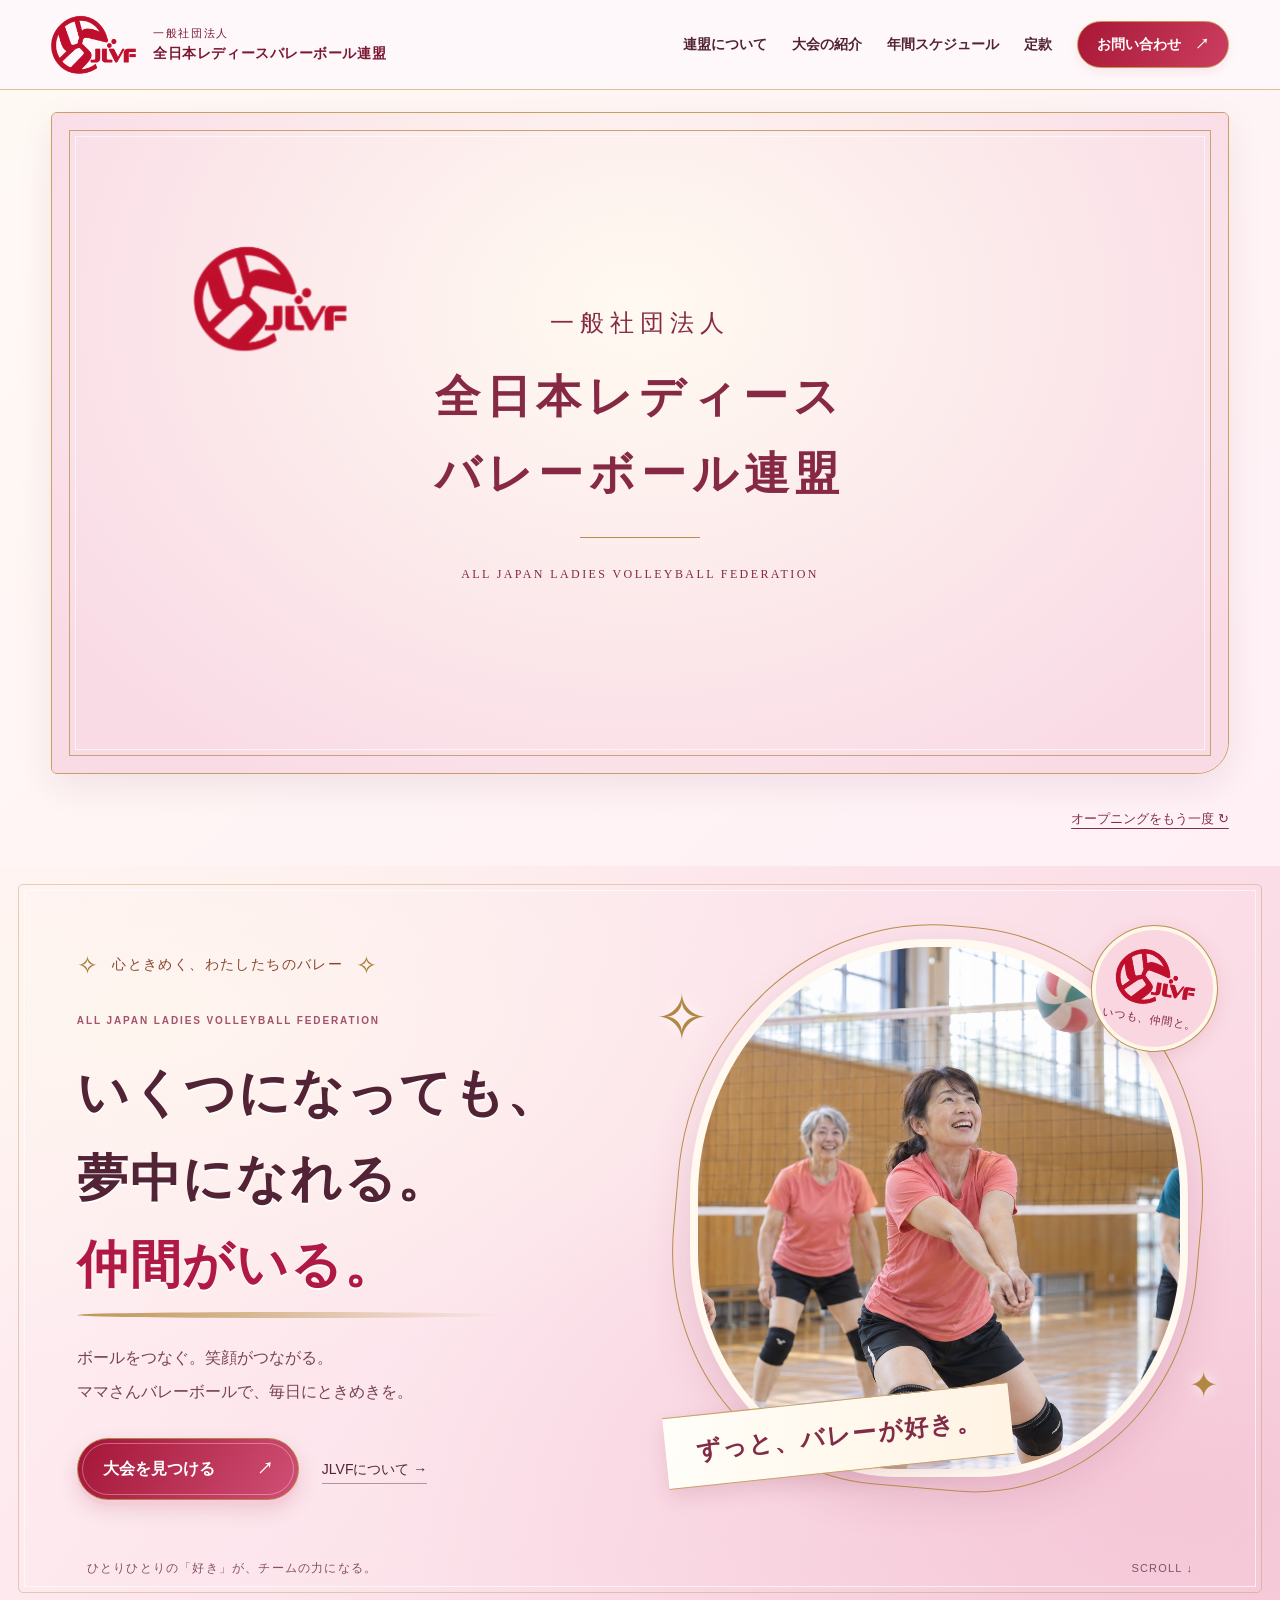
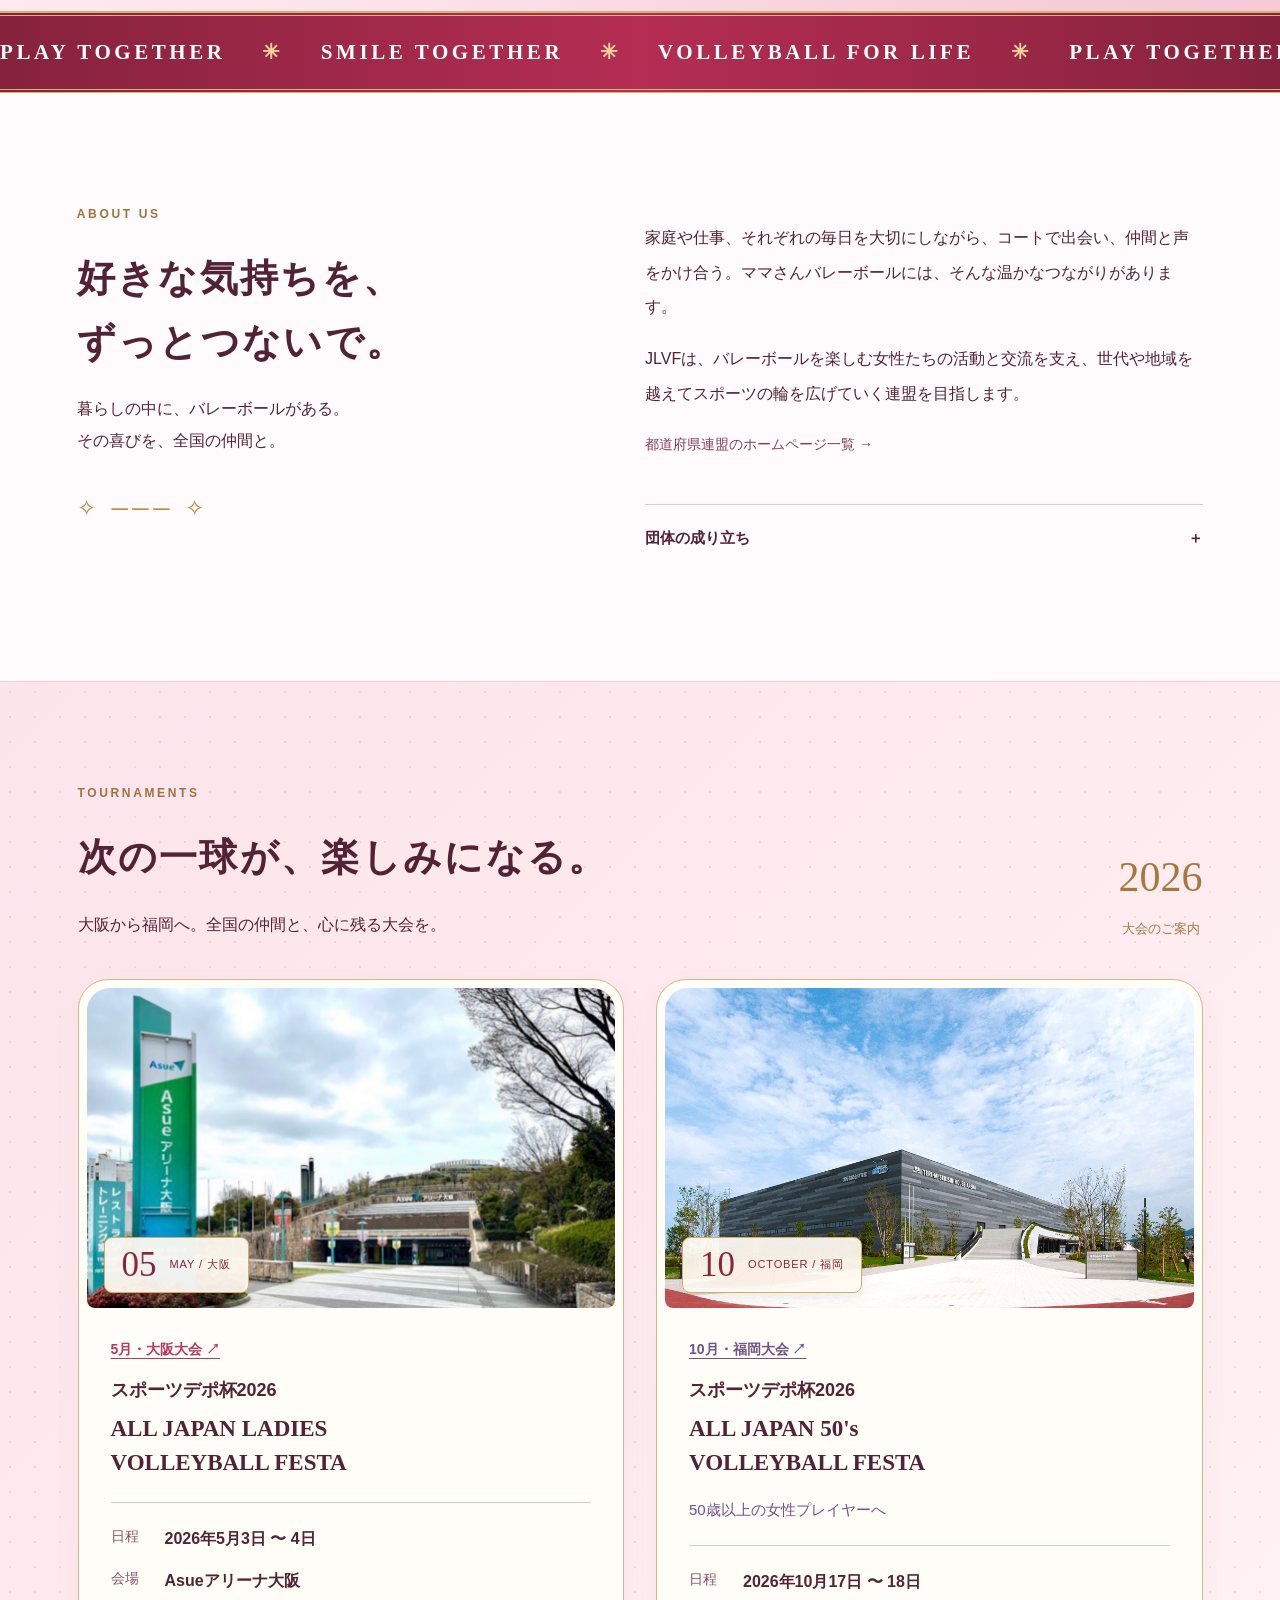
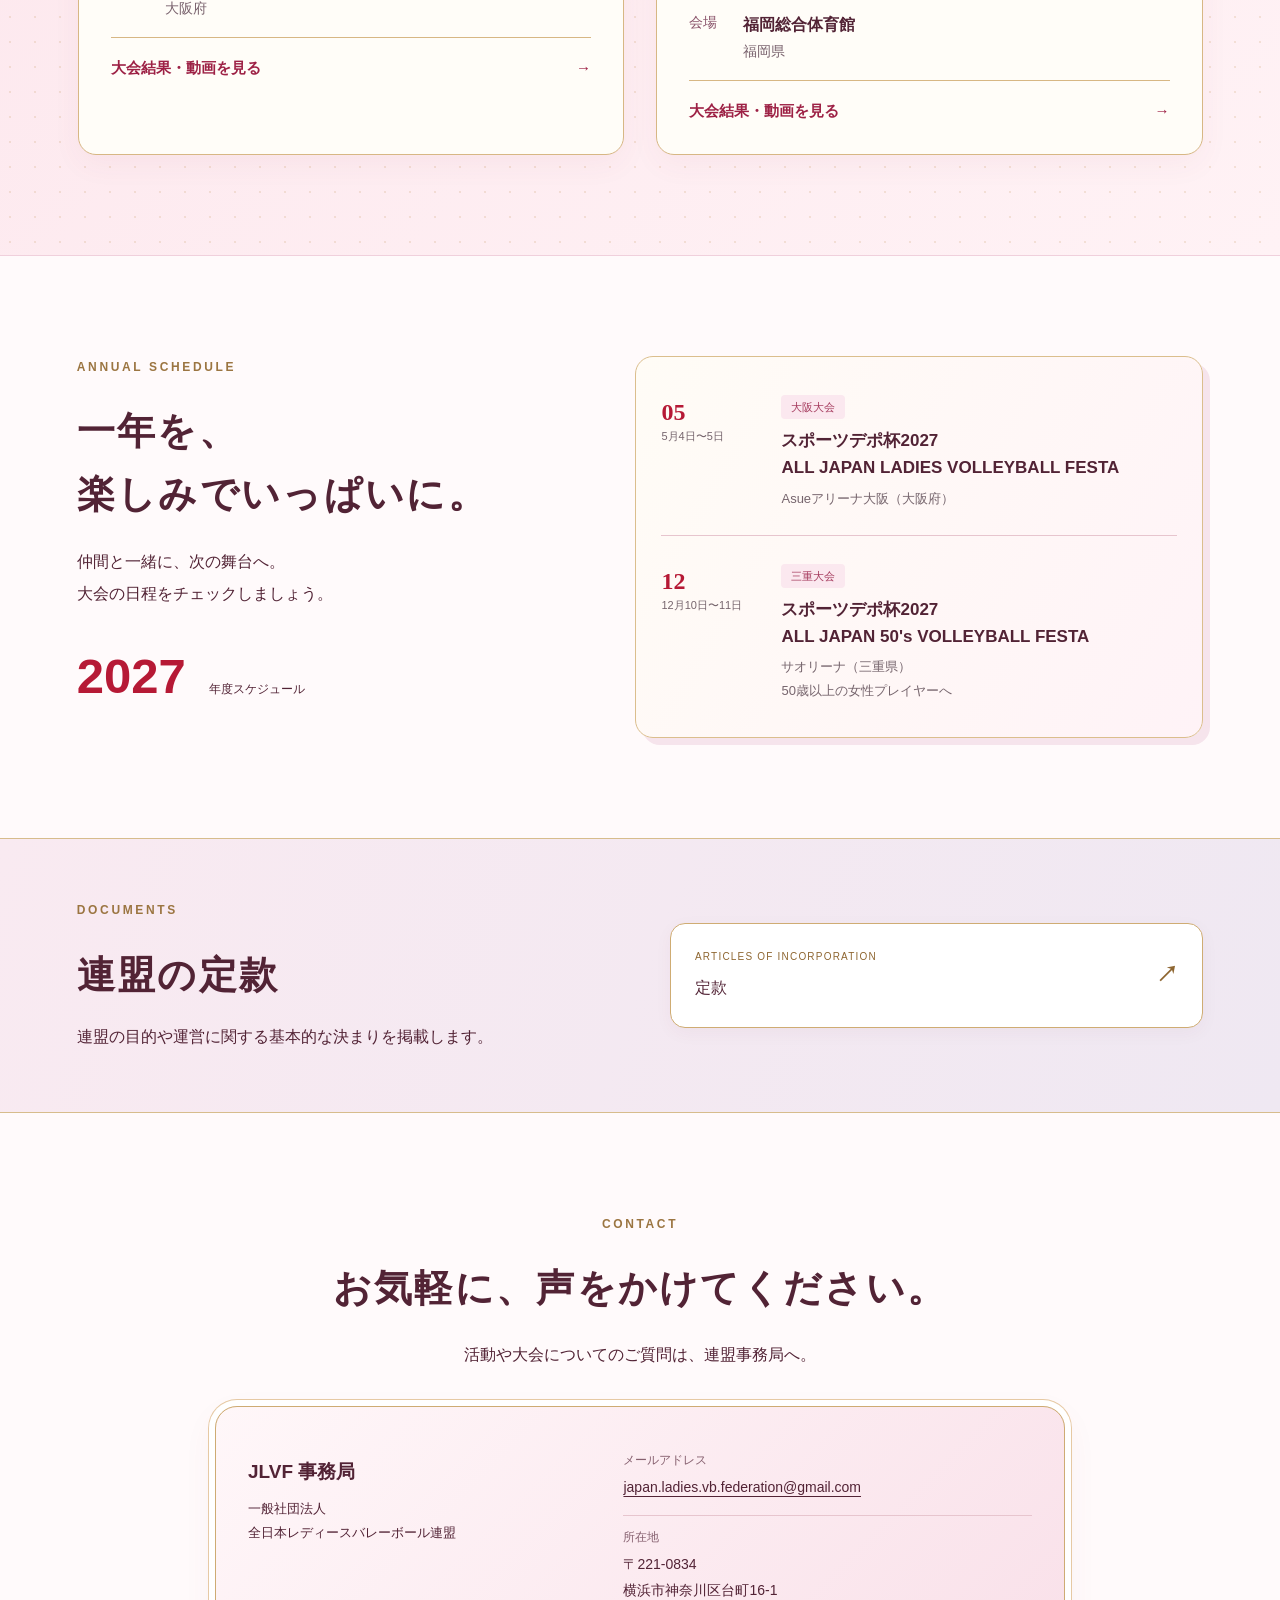
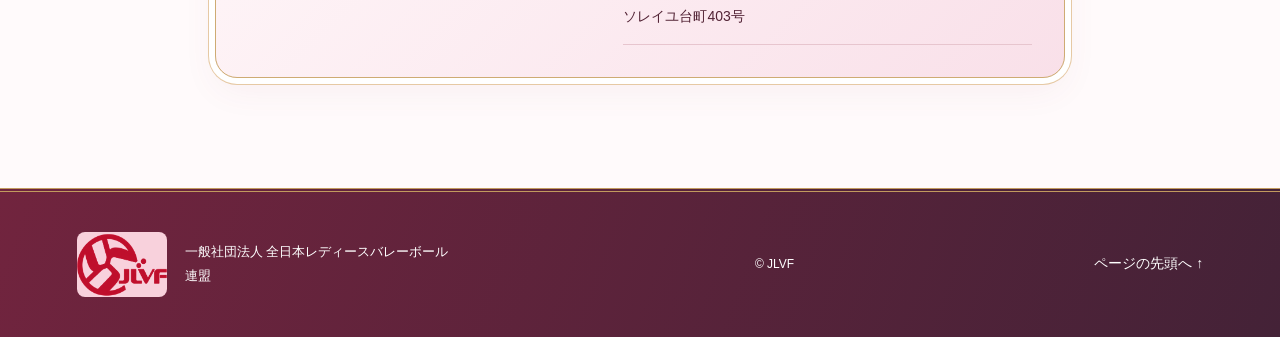
<file: index.html>
<!doctype html>
<html lang="ja">
<head>
<meta charset="utf-8"><meta name="viewport" content="width=device-width,initial-scale=1">
<title>JLVF｜全日本レディースバレーボール連盟</title><meta name="description" content="一般社団法人 全日本レディースバレーボール連盟（JLVF）の公式サイトです。ママさんバレーボールの活動や全国大会の日程、大会結果をご紹介します。">
<meta property="og:title" content="JLVF｜全日本レディースバレーボール連盟">
<meta property="og:description" content="一般社団法人 全日本レディースバレーボール連盟（JLVF）の公式サイトです。ママさんバレーボールの活動や全国大会の日程、大会結果をご紹介します。">
<meta property="og:type" content="website">
<link rel="icon" type="image/svg+xml" href="data:image/svg+xml,%3Csvg xmlns='http://www.w3.org/2000/svg' viewBox='0 0 40 40'%3E%3Crect width='40' height='40' rx='12' fill='%23d74670'/%3E%3Ctext x='20' y='29' text-anchor='middle' font-family='Arial' font-weight='bold' font-size='26' fill='white'%3EJ%3C/text%3E%3C/svg%3E">
<link rel="stylesheet" href="style.css?v=9">
<style>.opening-text-only .opening-title{display:flex;animation:none}.opening-text-only .opening-caption{justify-content:flex-end}.opening-text-only.replay-reset .opening-title *{animation:none!important}@media(prefers-reduced-motion:reduce){.opening-text-only .opening-title *{animation:none!important}}.opening-text-only .opening-title .official-logo{position:absolute;top:28%;left:18.5%;width:13%;height:auto;translate:-50% -50%;margin:0}.opening-text-only .opening-legal{font-size:clamp(16px,1.85vw,27px)}@media(max-width:480px){.opening-text-only .opening-title .official-logo{width:13%;top:19%;left:18.5%}}</style></head>
<body>
<a class="skip" href="#main">本文へ移動</a>
















<header class="header"><a class="brand" href="#top" aria-label="JLVF トップページ"><span class="official-logo" role="img" aria-label="連盟旗のJLVFロゴ"></span><span class="brand-name"><small>一般社団法人</small>全日本レディース<br class="mobile-break">バレーボール連盟</span></a><button class="menu-toggle" aria-controls="navigation" aria-expanded="false">メニュー <span>☰</span></button><nav id="navigation" aria-label="メインメニュー"><a href="#about">連盟について</a><a href="#tournaments">大会の紹介</a><a href="#schedule">年間スケジュール</a><a href="#documents">定款</a><a class="nav-contact" href="#contact">お問い合わせ <span>↗</span></a></nav></header>
<main id="main"><section class="opening opening-text-only" id="top" aria-label="一般社団法人 全日本レディースバレーボール連盟"><div class="opening-frame"><div class="opening-title"><span class="official-logo" aria-hidden="true"></span><p class="opening-legal">一般社団法人</p><p class="opening-name"><span>全日本レディース</span><span>バレーボール連盟</span></p><span class="opening-rule" aria-hidden="true"></span><p class="opening-english">ALL JAPAN LADIES VOLLEYBALL FEDERATION</p></div></div><div class="opening-caption"><button class="replay-intro" type="button">オープニングをもう一度 ↻</button></div></section><section class="hero" id="welcome"><div class="hero-inner"><div class="hero-copy"><div class="hero-kicker"><span>✧</span> 心ときめく、わたしたちのバレー <span>✧</span></div><p class="eyebrow">ALL JAPAN LADIES VOLLEYBALL FEDERATION</p><h1>いくつになっても、<br>夢中になれる。<br><span>仲間がいる。</span></h1><p class="hero-text">ボールをつなぐ。笑顔がつながる。<br>ママさんバレーボールで、毎日にときめきを。</p><a class="button" href="#tournaments">大会を見つける <span>↗</span></a><a class="text-link" href="#about">JLVFについて <span>→</span></a></div><div class="hero-art"><img class="hero-photo" src="assets/volleyball.png" width="1536" height="1024" alt="仲間とバレーボールを楽しむ女性たちのAI生成イメージ"><span class="photo-label">ずっと、バレーが好き。</span><span class="hero-stamp"><span class="official-logo" role="img" aria-label="連盟旗のJLVFロゴ"></span><small>いつも、仲間と。</small></span><span class="sparkle sparkle-one" aria-hidden="true">✧</span><span class="sparkle sparkle-two" aria-hidden="true">✦</span></div></div><div class="hero-bottom"><span>ひとりひとりの「好き」が、チームの力になる。</span><a href="#about">SCROLL ↓</a></div></section><div class="ribbon" aria-hidden="true">PLAY TOGETHER <span>✳</span> SMILE TOGETHER <span>✳</span> VOLLEYBALL FOR LIFE <span>✳</span> PLAY TOGETHER <span>✳</span></div>
<section class="section about" id="about"><div class="section-heading reveal"><p class="eyebrow">ABOUT US</p><h2>好きな気持ちを、<br>ずっとつないで。</h2><p class="section-lead">暮らしの中に、バレーボールがある。<br>その喜びを、全国の仲間と。</p></div><div class="about-body reveal"><p>家庭や仕事、それぞれの毎日を大切にしながら、コートで出会い、仲間と声をかけ合う。ママさんバレーボールには、そんな温かなつながりがあります。</p><p>JLVFは、バレーボールを楽しむ女性たちの活動と交流を支え、世代や地域を越えてスポーツの輪を広げていく連盟を目指します。</p><p><a class="breadcrumb" href="prefectures.html">都道府県連盟のホームページ一覧 →</a></p><details><summary>団体の成り立ち <span>＋</span></summary><div class="detail-body"><p>COMMING SOON</p></div></details></div></section>
<section class="tournaments section" id="tournaments"><div class="heading-row reveal"><div><p class="eyebrow">TOURNAMENTS</p><h2>次の一球が、楽しみになる。</h2><p class="section-lead">大阪から福岡へ。全国の仲間と、心に残る大会を。</p></div><span class="tournament-year">2026 <small>大会のご案内</small></span></div><div class="cards real-events"><article class="event-card coral reveal"><div class="venue-photo"><img src="assets/osaka-asue-arena.png" alt="大阪大会の会場・Asueアリーナ大阪の外観" width="788" height="630"><span class="venue-month">05 <small>MAY / 大阪</small></span></div><div class="card-body"><a class="category event-report-title" href="osaka-2026.html">5月・大阪大会 ↗</a><h3><span class="event-sponsor">スポーツデポ杯2026</span>ALL JAPAN LADIES<br>VOLLEYBALL FESTA</h3><dl class="event-facts"><div><dt>日程</dt><dd><time datetime="2026-05-03">2026年5月3日</time> 〜 <time datetime="2026-05-04">4日</time></dd></div><div><dt>会場</dt><dd>Asueアリーナ大阪<span>大阪府</span></dd></div></dl><a class="report-card-link" href="osaka-2026.html">大会結果・動画を見る <span>→</span></a></div></article><article class="event-card mint reveal"><div class="venue-photo"><img src="assets/fukuoka-arena.png" alt="福岡大会の会場・福岡総合体育館の外観" width="1000" height="664"><span class="venue-month">10 <small>OCTOBER / 福岡</small></span></div><div class="card-body"><a class="category event-report-title" href="fukuoka-2026.html">10月・福岡大会 ↗</a><h3><span class="event-sponsor">スポーツデポ杯2026</span>ALL JAPAN 50's<br>VOLLEYBALL FESTA</h3><p class="player-note">50歳以上の女性プレイヤーへ</p><dl class="event-facts"><div><dt>日程</dt><dd><time datetime="2026-10-17">2026年10月17日</time> 〜 <time datetime="2026-10-18">18日</time></dd></div><div><dt>会場</dt><dd>福岡総合体育館<span>福岡県</span></dd></div></dl><a class="report-card-link" href="fukuoka-2026.html">大会結果・動画を見る <span>→</span></a></div></article></div></section>
<section class="section schedule" id="schedule"><div class="section-heading reveal"><p class="eyebrow">ANNUAL SCHEDULE</p><h2>一年を、<br>楽しみでいっぱいに。</h2><p class="section-lead">仲間と一緒に、次の舞台へ。<br>大会の日程をチェックしましょう。</p><span class="year-label">2027 <small>年度スケジュール</small></span></div><div class="schedule-list reveal"><div class="schedule-row"><div class="month">05<span>5月4日〜5日</span></div><div><span class="schedule-tag pink-tag">大阪大会</span><h3>スポーツデポ杯2027<br>ALL JAPAN LADIES VOLLEYBALL FESTA</h3><p>Asueアリーナ大阪（大阪府）</p></div></div><div class="schedule-row"><div class="month">12<span>12月10日〜11日</span></div><div><span class="schedule-tag pink-tag">三重大会</span><h3>スポーツデポ杯2027<br>ALL JAPAN 50's VOLLEYBALL FESTA</h3><p>サオリーナ（三重県）<br>50歳以上の女性プレイヤーへ</p></div></div></div></section>
<section class="documents" id="documents"><div class="section document-inner reveal"><div><p class="eyebrow">DOCUMENTS</p><h2>連盟の定款</h2><p>連盟の目的や運営に関する基本的な決まりを掲載します。</p></div><a class="document-detail" style="display:flex;align-items:center;justify-content:space-between;padding:1.5rem;color:inherit;text-decoration:none" href="assets/jlvf-articles.pdf" target="_blank" rel="noopener" aria-label="定款（PDFを開く）"><span><small>ARTICLES OF INCORPORATION</small>定款</span><b>↗</b></a></div></section>
<section class="section contact reveal" id="contact"><p class="eyebrow">CONTACT</p><h2>お気軽に、声をかけてください。</h2><p class="section-lead">活動や大会についてのご質問は、連盟事務局へ。</p><div class="contact-box"><div><h3>JLVF 事務局</h3><p>一般社団法人<br>全日本レディースバレーボール連盟</p></div><dl><div><dt>メールアドレス</dt><dd><a href="mailto:japan.ladies.vb.federation@gmail.com" style="overflow-wrap:anywhere;text-decoration:underline;text-underline-offset:4px">japan.ladies.vb.federation@gmail.com</a></dd></div><div><dt>所在地</dt><dd>〒221-0834<br>横浜市神奈川区台町16-1<br>ソレイユ台町403号</dd></div></dl></div></section>
</main><footer><a class="footer-brand" href="#top"><i class="official-logo" role="img" aria-label="連盟旗のJLVFロゴ"></i><span>一般社団法人 全日本レディースバレーボール連盟</span></a><p>© JLVF</p><a href="#top">ページの先頭へ ↑</a></footer><script src="script.js?v=11"></script>
</body></html>
</file>
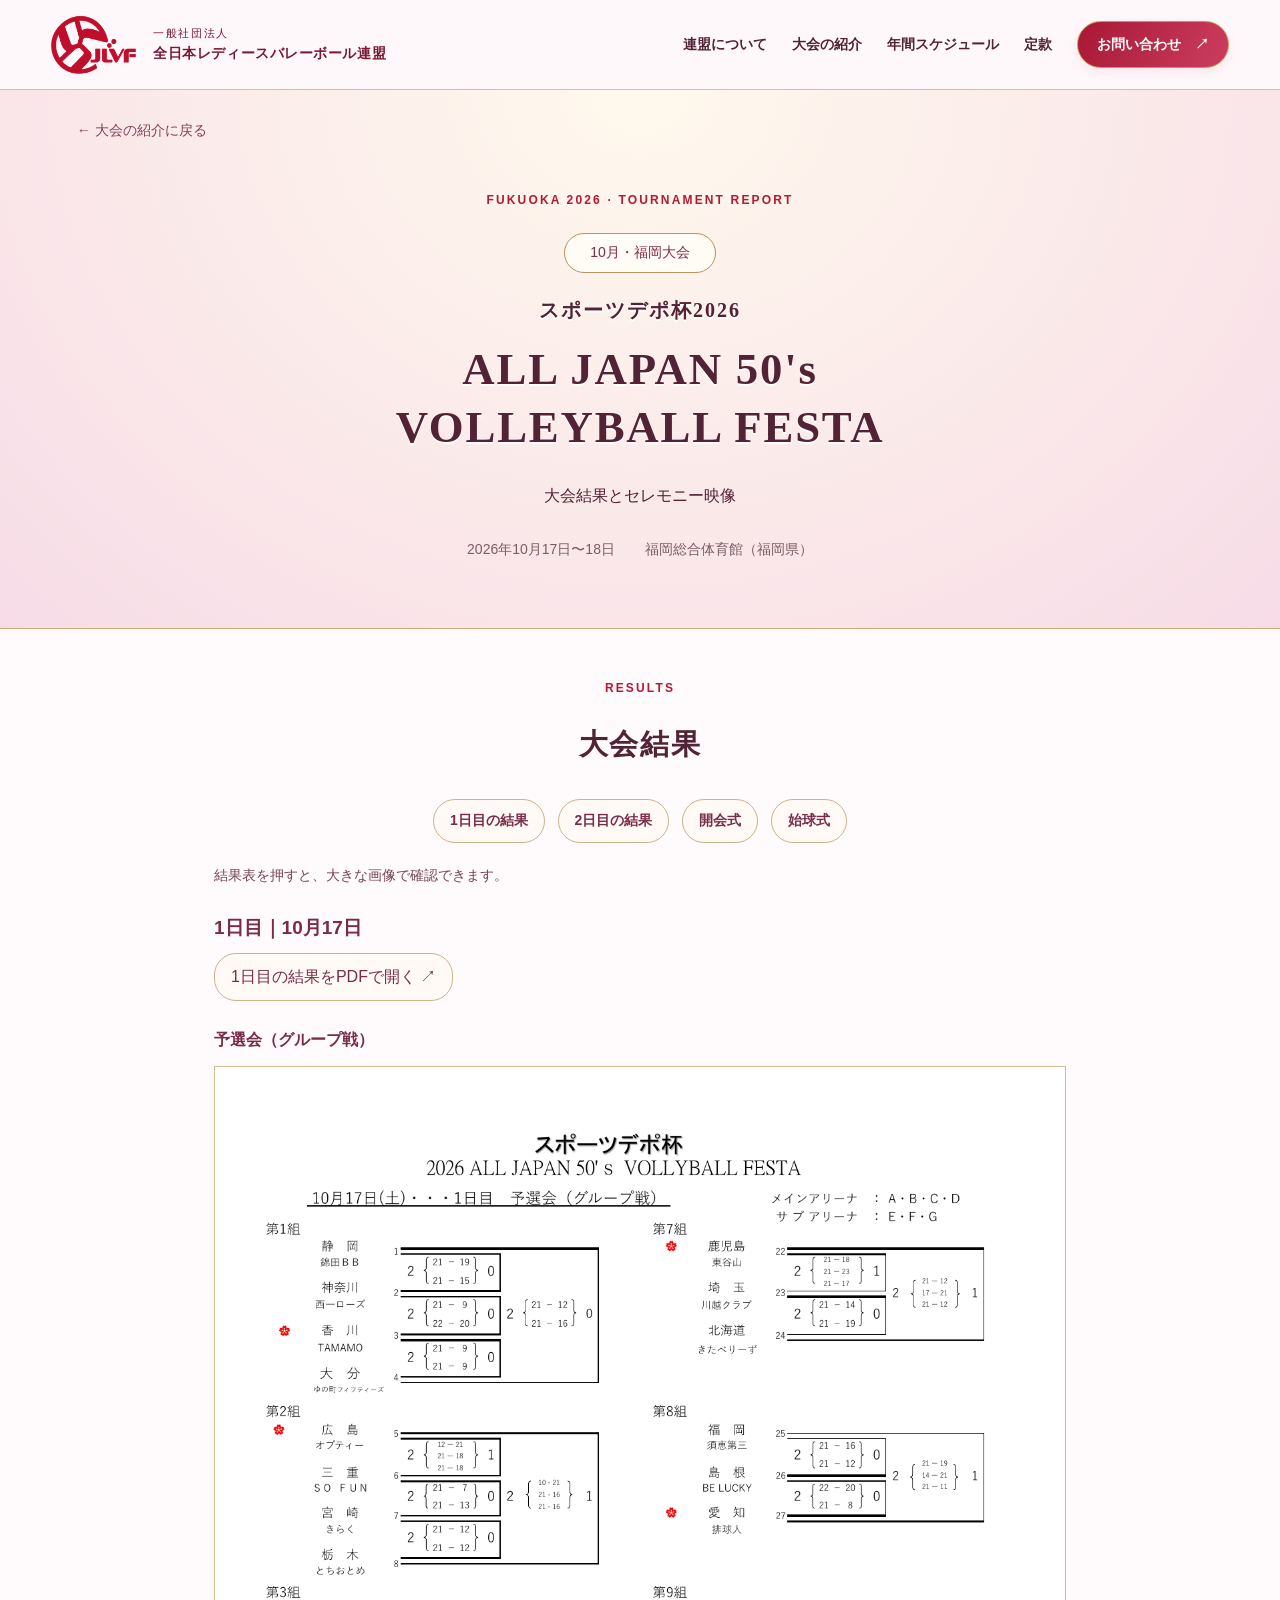
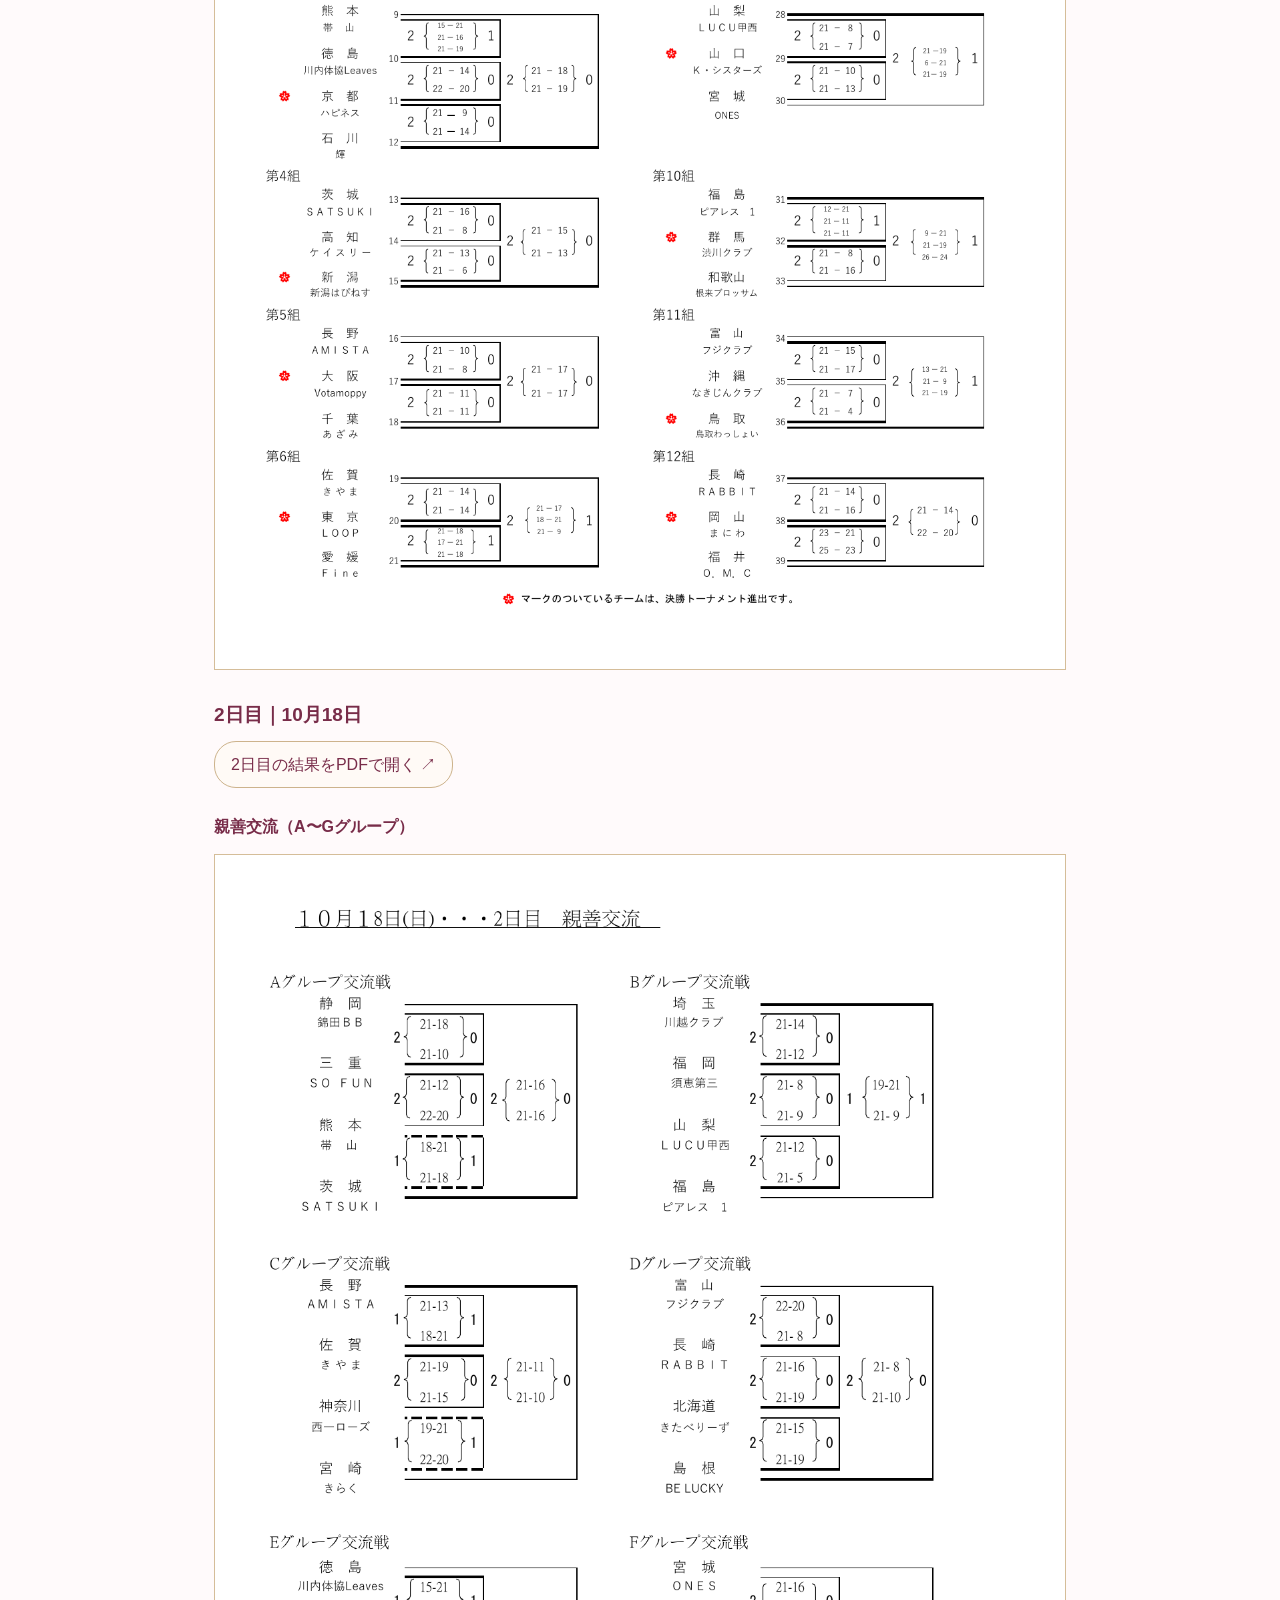
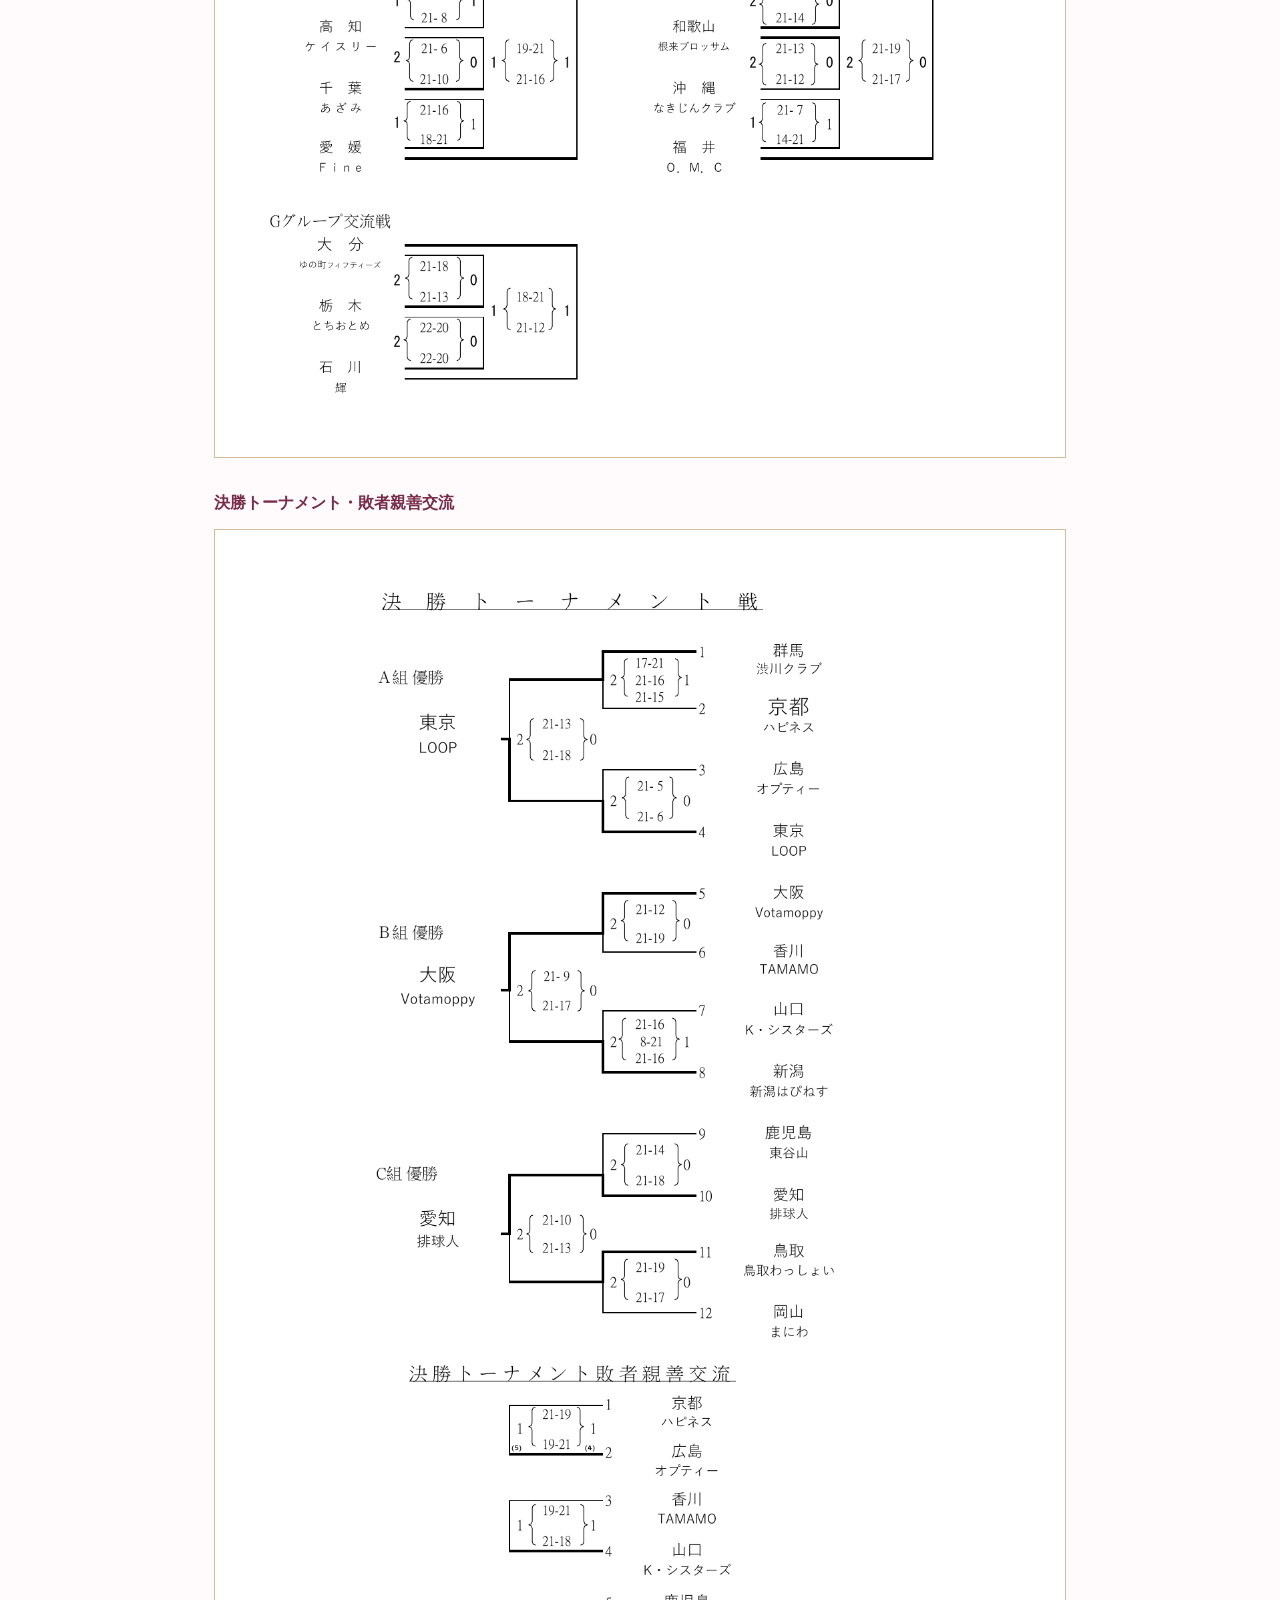
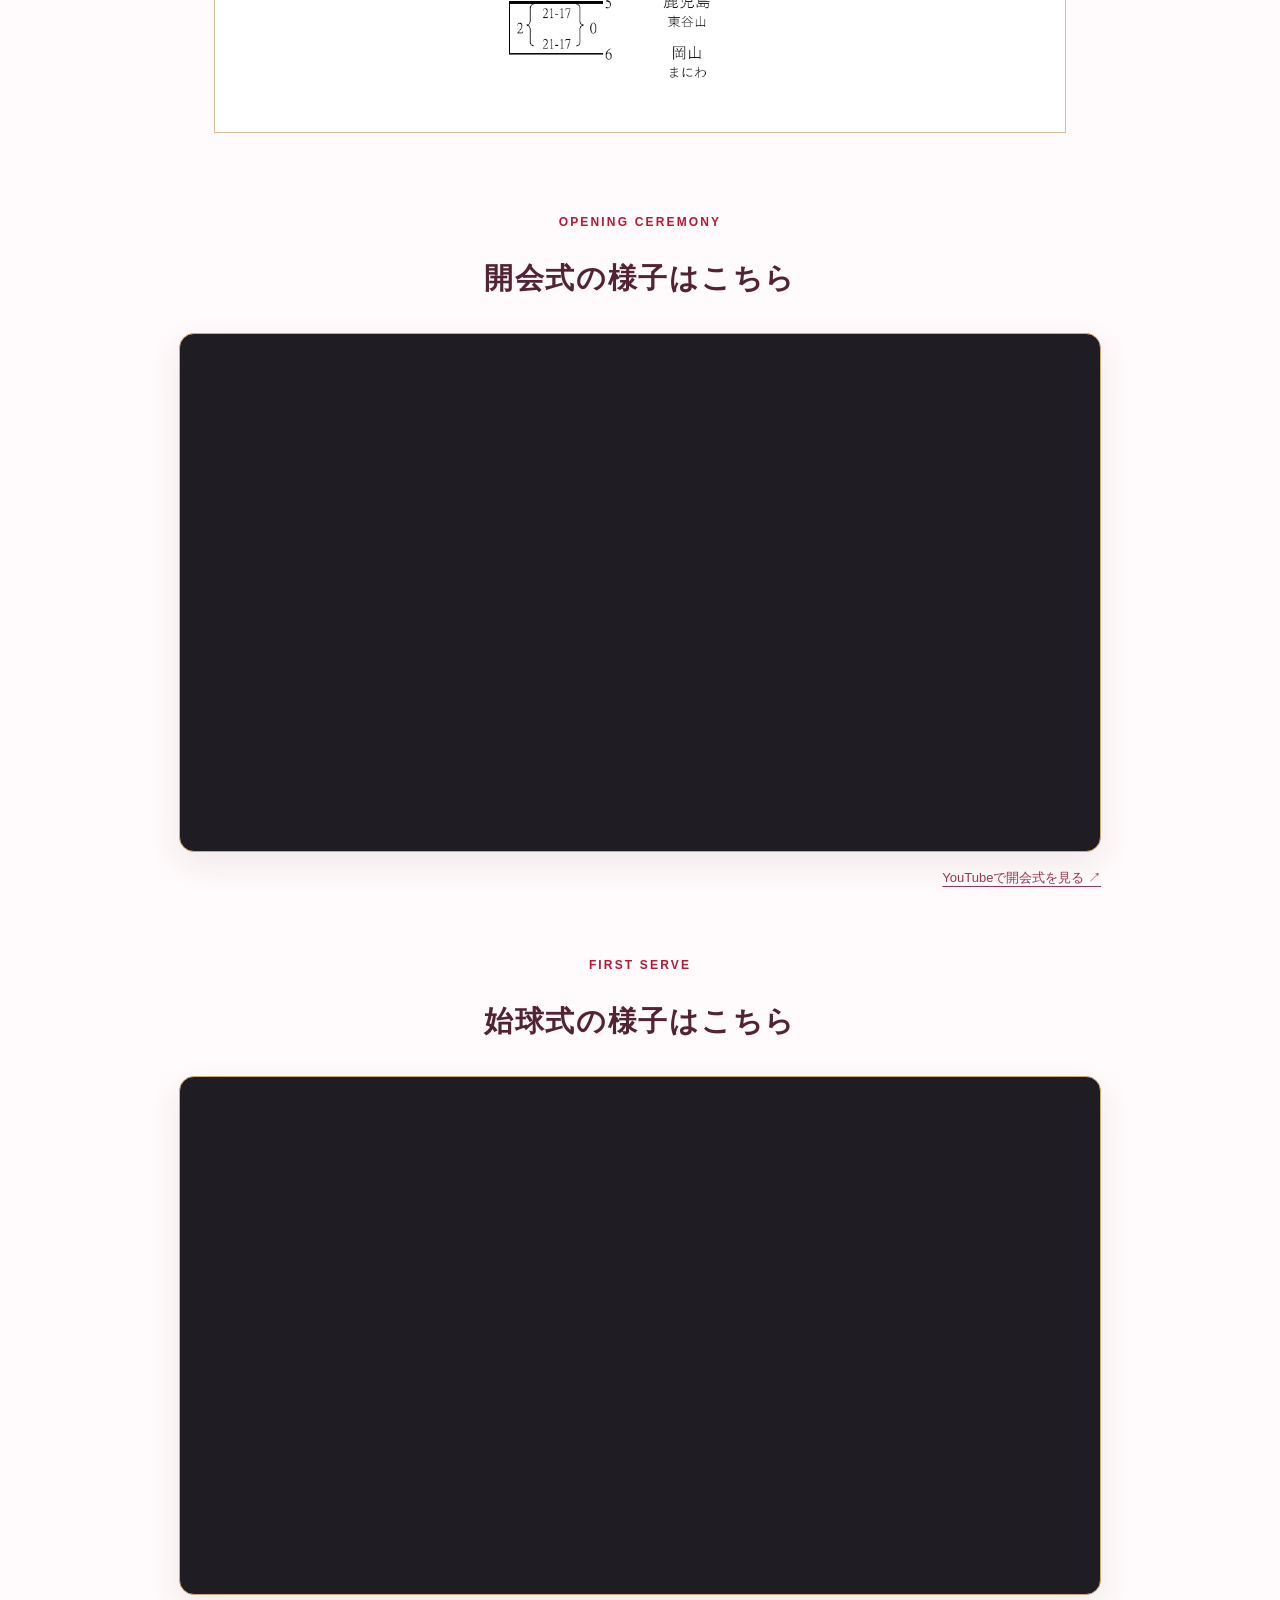
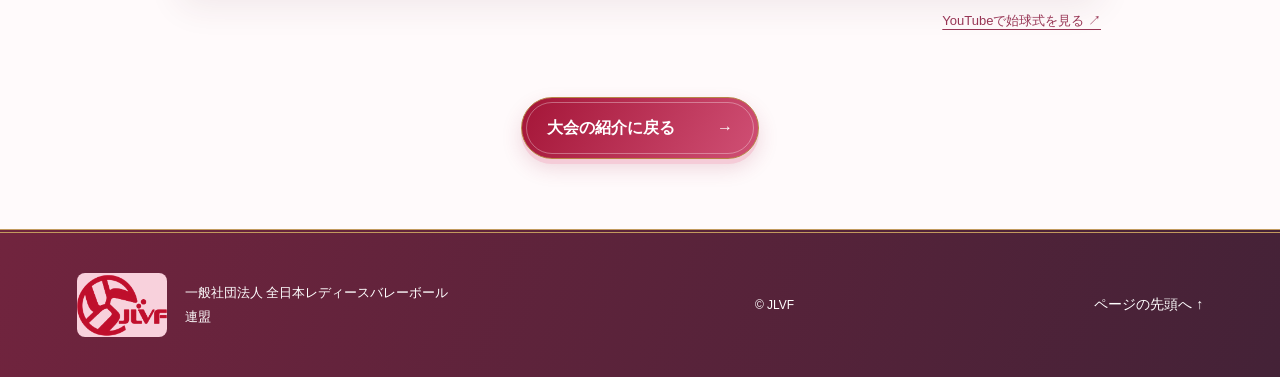
<file: fukuoka-2026.html>
<!doctype html><html lang="ja"><head><meta charset="utf-8"><meta name="viewport" content="width=device-width,initial-scale=1"><title>10月・福岡大会 大会結果｜JLVF</title><meta name="description" content="福岡大会の両日の大会結果と開会式・始球式の映像をご紹介します。"><link rel="stylesheet" href="style.css?v=10"><link rel="icon" href="data:image/svg+xml,%3Csvg xmlns='http://www.w3.org/2000/svg' viewBox='0 0 40 40'%3E%3Crect width='40' height='40' rx='12' fill='%23b61935'/%3E%3Ctext x='20' y='29' text-anchor='middle' font-family='Arial' font-weight='bold' font-size='26' fill='white'%3EJ%3C/text%3E%3C/svg%3E"><style>.results{max-width:980px;margin:auto;padding:48px 5%}.results h3,.results h4{color:#782c49;margin:24px 0 10px}.result-links{display:flex;gap:.8rem;flex-wrap:wrap;justify-content:center;margin:20px 0}.result-links a,.pdf-link{display:inline-block;padding:8px 16px;border:1px solid #cdb38c;border-radius:22px;color:#782c49;background:#fffaf6}.sheet img{width:100%;height:auto;display:block;border:1px solid #d5bd99;background:white}.sheet{margin:12px 0 30px}.results article,.report-movie{scroll-margin-top:105px}.sheet a{display:block;cursor:zoom-in}.sheet-note{font-size:14px;color:#764456;margin:12px 0}</style></head><body class="report-page"><a class="skip" href="#report">本文へ移動</a><header class="header"><a class="brand" href="index.html#top" aria-label="JLVF トップページ"><span class="official-logo" role="img" aria-label="連盟旗のJLVFロゴ"></span><span class="brand-name"><small>一般社団法人</small>全日本レディース<br class="mobile-break">バレーボール連盟</span></a><button class="menu-toggle" aria-controls="navigation" aria-expanded="false">メニュー <span>☰</span></button><nav id="navigation" aria-label="メインメニュー"><a href="index.html#about">連盟について</a><a href="index.html#tournaments">大会の紹介</a><a href="index.html#schedule">年間スケジュール</a><a href="index.html#documents">定款</a><a class="nav-contact" href="index.html#contact">お問い合わせ <span>↗</span></a></nav></header>
<main id="report"><div class="report-hero"><a class="breadcrumb" href="index.html#tournaments">← 大会の紹介に戻る</a><p class="eyebrow">FUKUOKA 2026 · TOURNAMENT REPORT</p><span class="report-badge">10月・福岡大会</span><h1><small>スポーツデポ杯2026</small>ALL JAPAN 50's<br>VOLLEYBALL FESTA</h1><p class="report-subtitle">大会結果とセレモニー映像</p><div class="report-meta"><span>2026年10月17日〜18日</span><span>福岡総合体育館（福岡県）</span></div></div><section class="results"><div class="report-section-title"><p class="eyebrow">RESULTS</p><h2>大会結果</h2></div><nav class="result-links" aria-label="大会レポートの目次"><a href="#day1">1日目の結果</a><a href="#day2">2日目の結果</a><a href="#ceremony">開会式</a><a href="#first-serve">始球式</a></nav><p class="sheet-note">結果表を押すと、大きな画像で確認できます。</p><article id="day1"><h3>1日目｜10月17日</h3><a class="pdf-link" href="assets/fukuoka-results/day1.pdf" target="_blank" rel="noopener">1日目の結果をPDFで開く ↗</a><h4>予選会（グループ戦）</h4><figure class="sheet"><a href="assets/fukuoka-results/day1-1.png" target="_blank" rel="noopener"><img src="assets/fukuoka-results/day1-1.png" width="1273" height="1800" loading="lazy" alt="1日目・予選会（グループ戦）の全試合結果（押すと拡大）"></a></figure></article><article id="day2"><h3>2日目｜10月18日</h3><a class="pdf-link" href="assets/fukuoka-results/day2.pdf" target="_blank" rel="noopener">2日目の結果をPDFで開く ↗</a><h4>親善交流（A〜Gグループ）</h4><figure class="sheet"><a href="assets/fukuoka-results/day2-1.png" target="_blank" rel="noopener"><img src="assets/fukuoka-results/day2-1.png" width="1273" height="1800" loading="lazy" alt="2日目・親善交流（A〜Gグループ）の全試合結果（押すと拡大）"></a></figure><h4>決勝トーナメント・敗者親善交流</h4><figure class="sheet"><a href="assets/fukuoka-results/day2-2.png" target="_blank" rel="noopener"><img src="assets/fukuoka-results/day2-2.png" width="1273" height="1800" loading="lazy" alt="2日目・決勝トーナメント・敗者親善交流の全試合結果（押すと拡大）"></a></figure></article></section><section id="ceremony" class="report-movie match-movie"><div class="report-section-title"><p class="eyebrow">OPENING CEREMONY</p><h2>開会式の様子はこちら</h2></div><div class="match-player"><iframe title="福岡大会の開会式" src="https://www.youtube-nocookie.com/embed/4MX00SyCl1s" loading="lazy" referrerpolicy="strict-origin-when-cross-origin" allow="encrypted-media; picture-in-picture; fullscreen" allowfullscreen></iframe></div><p class="match-note"><a href="https://www.youtube.com/watch?v=4MX00SyCl1s" target="_blank" rel="noopener">YouTubeで開会式を見る ↗</a></p></section><section id="first-serve" class="report-movie match-movie"><div class="report-section-title"><p class="eyebrow">FIRST SERVE</p><h2>始球式の様子はこちら</h2></div><div class="match-player"><iframe title="福岡大会の始球式" src="https://www.youtube-nocookie.com/embed/ZOb7_QlvT4I" loading="lazy" referrerpolicy="strict-origin-when-cross-origin" allow="encrypted-media; picture-in-picture; fullscreen" allowfullscreen></iframe></div><p class="match-note"><a href="https://www.youtube.com/watch?v=ZOb7_QlvT4I" target="_blank" rel="noopener">YouTubeで始球式を見る ↗</a></p></section><div class="report-return"><a class="button" href="index.html#tournaments">大会の紹介に戻る <span>→</span></a></div></main><footer><a class="footer-brand" href="index.html#top"><i class="official-logo" role="img" aria-label="連盟旗のJLVFロゴ"></i><span>一般社団法人 全日本レディースバレーボール連盟</span></a><p>© JLVF</p><a href="index.html#top">ページの先頭へ ↑</a></footer><script>const toggle=document.querySelector('.menu-toggle'),nav=document.querySelector('#navigation');toggle.addEventListener('click',()=>{const open=toggle.getAttribute('aria-expanded')==='true';toggle.setAttribute('aria-expanded',String(!open));nav.classList.toggle('open',!open)});document.addEventListener('keydown',e=>{if(e.key==='Escape'){nav.classList.remove('open');toggle.setAttribute('aria-expanded','false')}});</script></body></html>
</file>
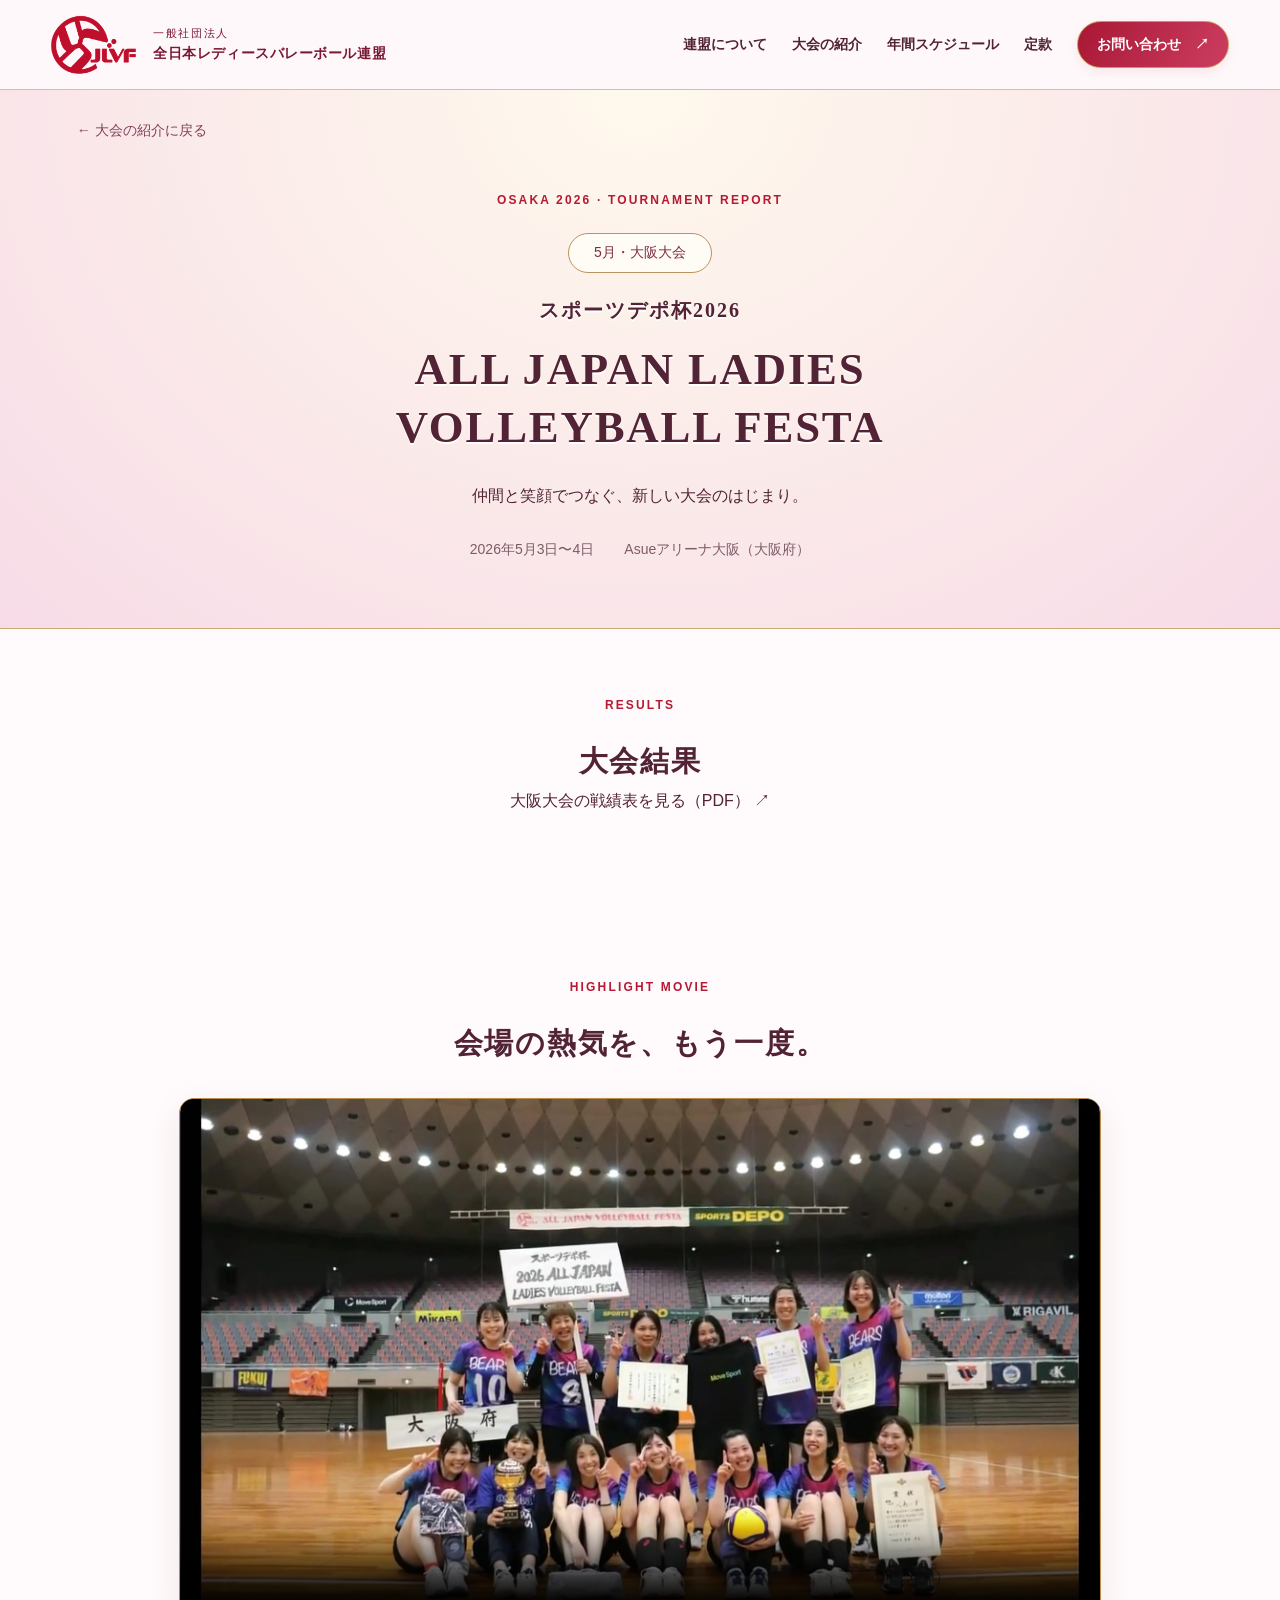
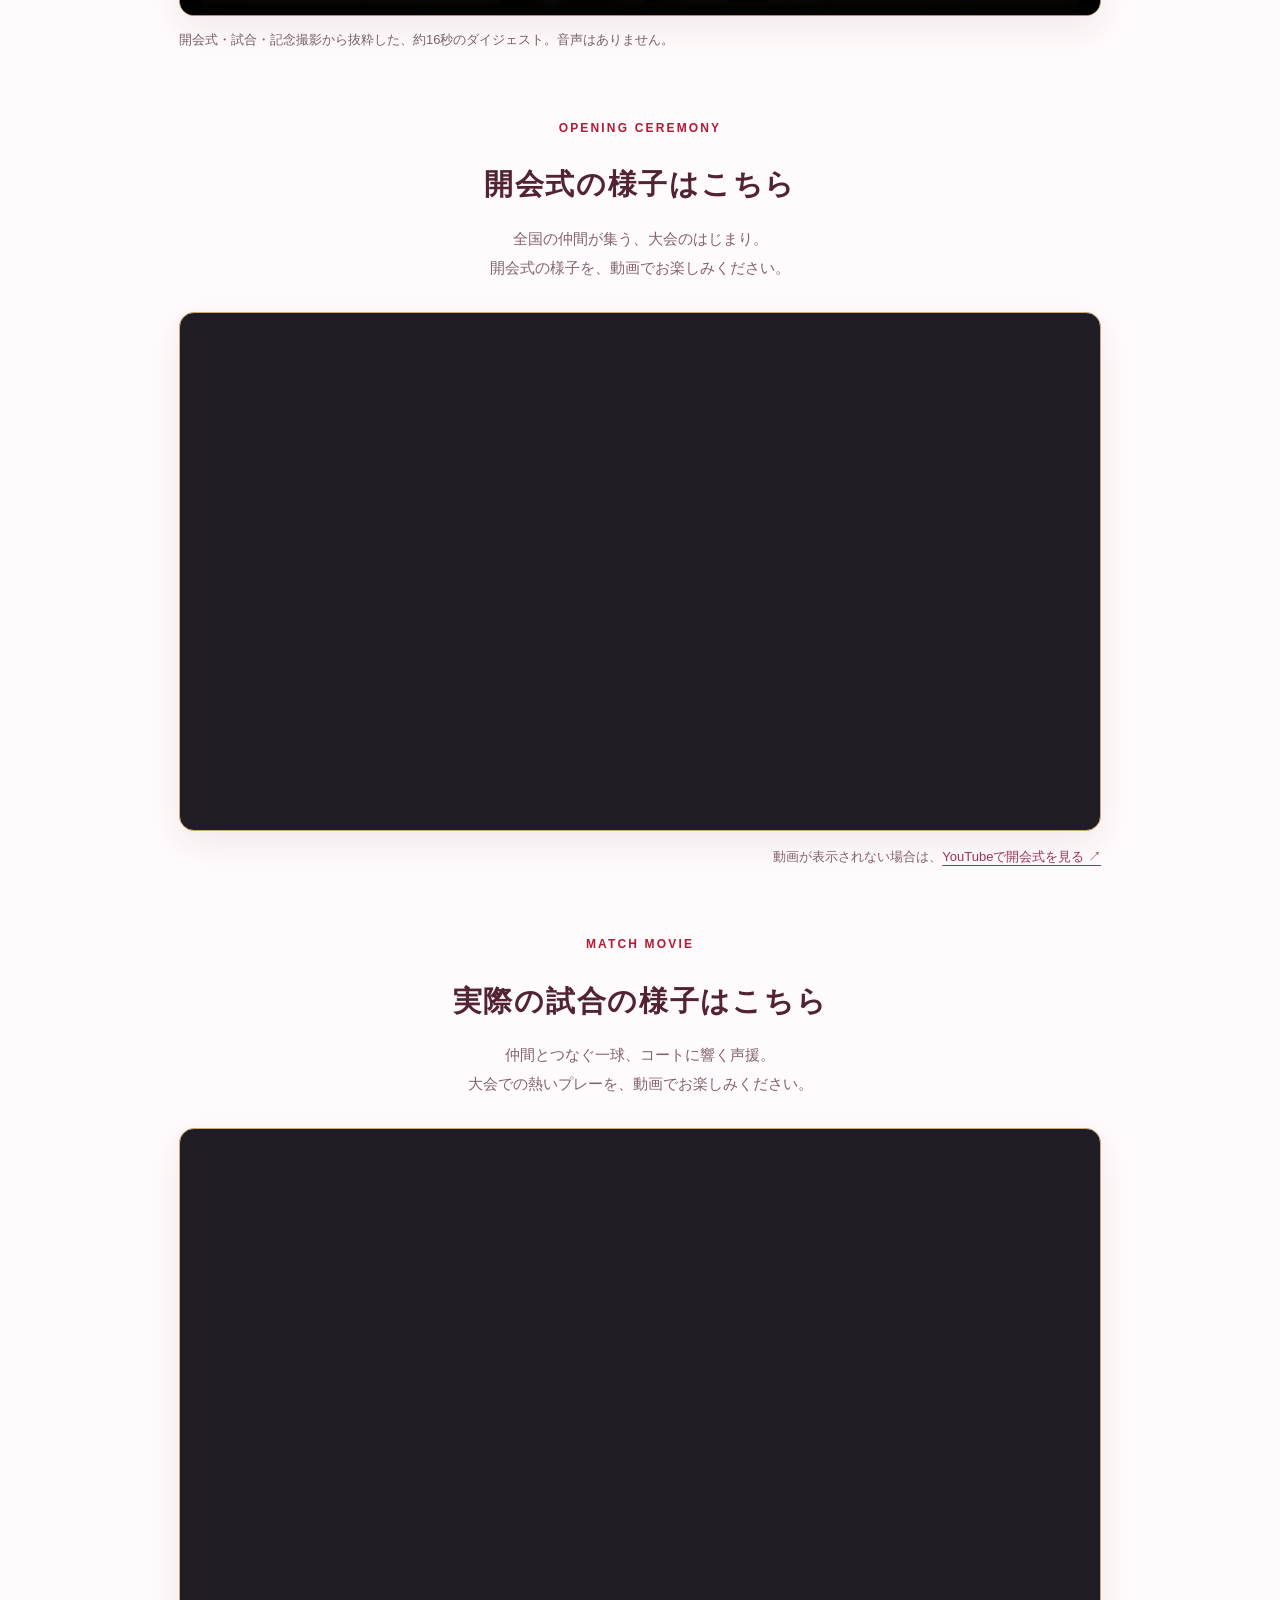
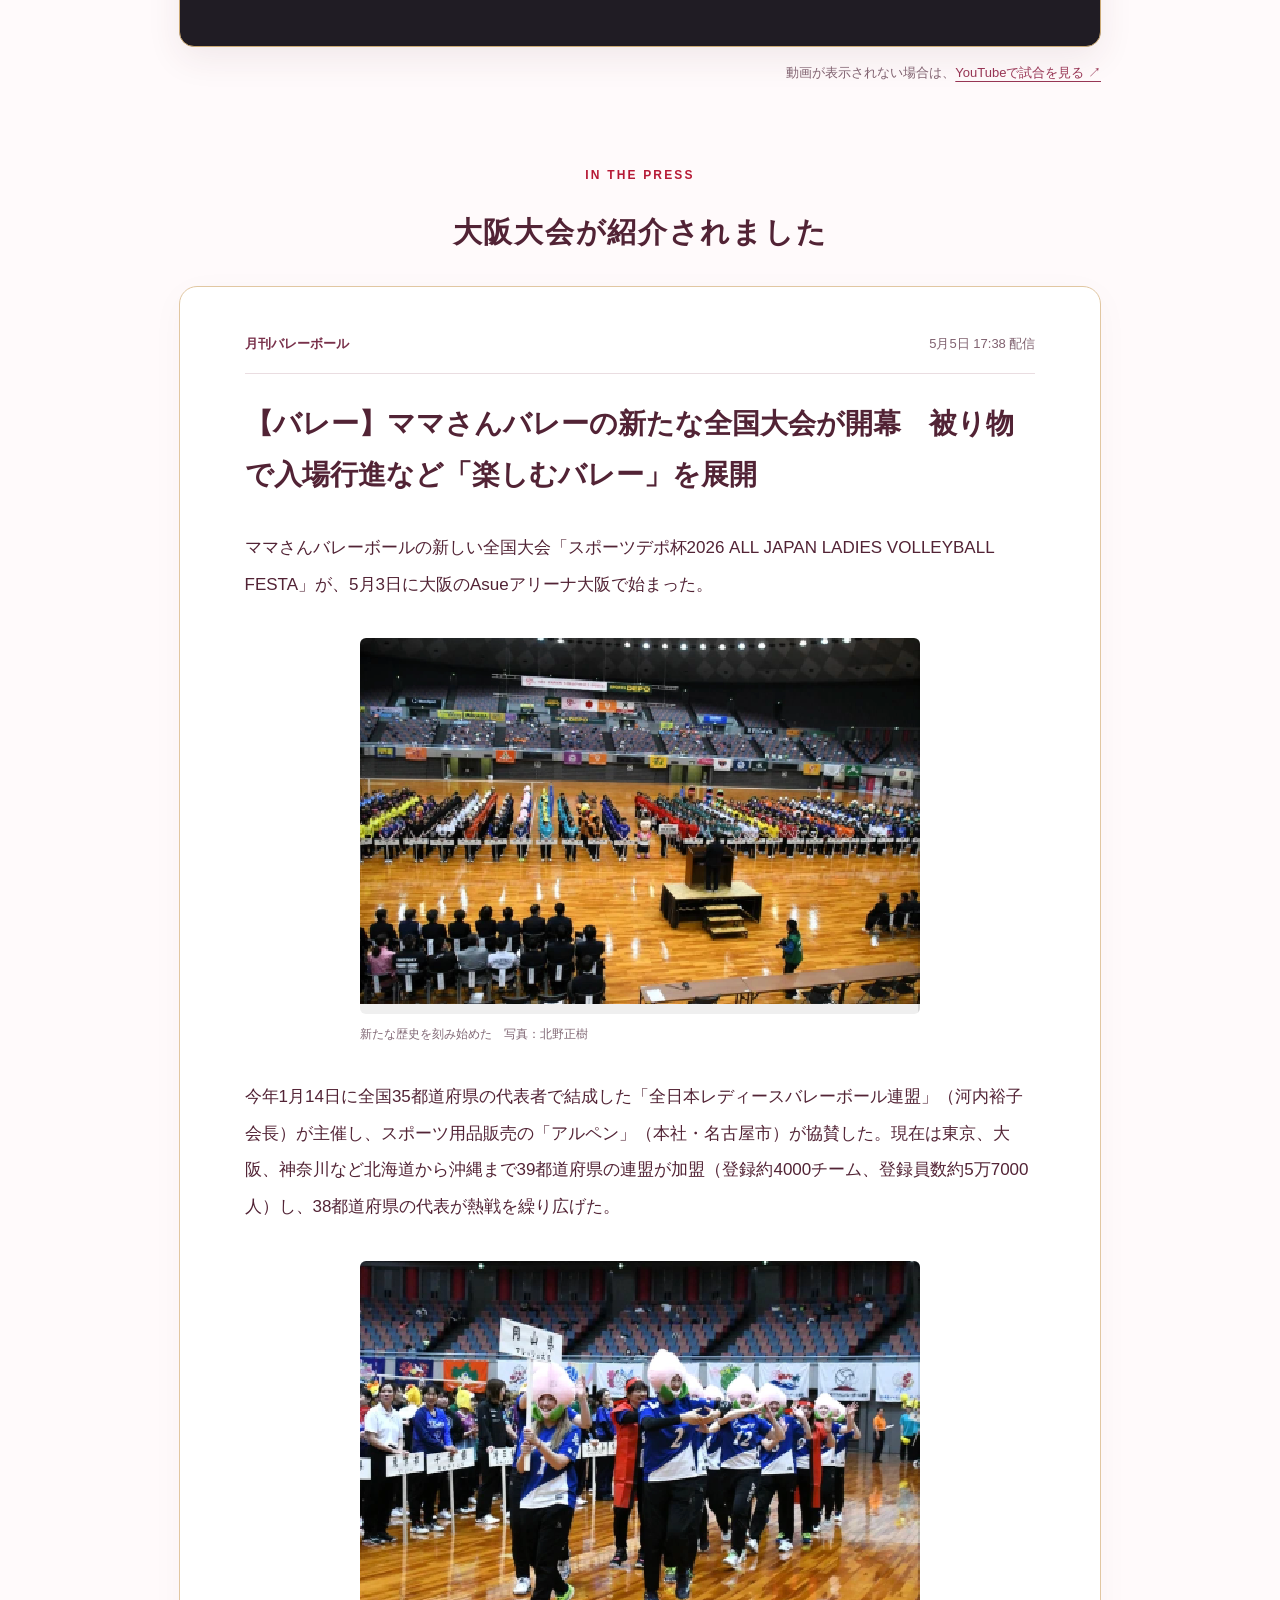
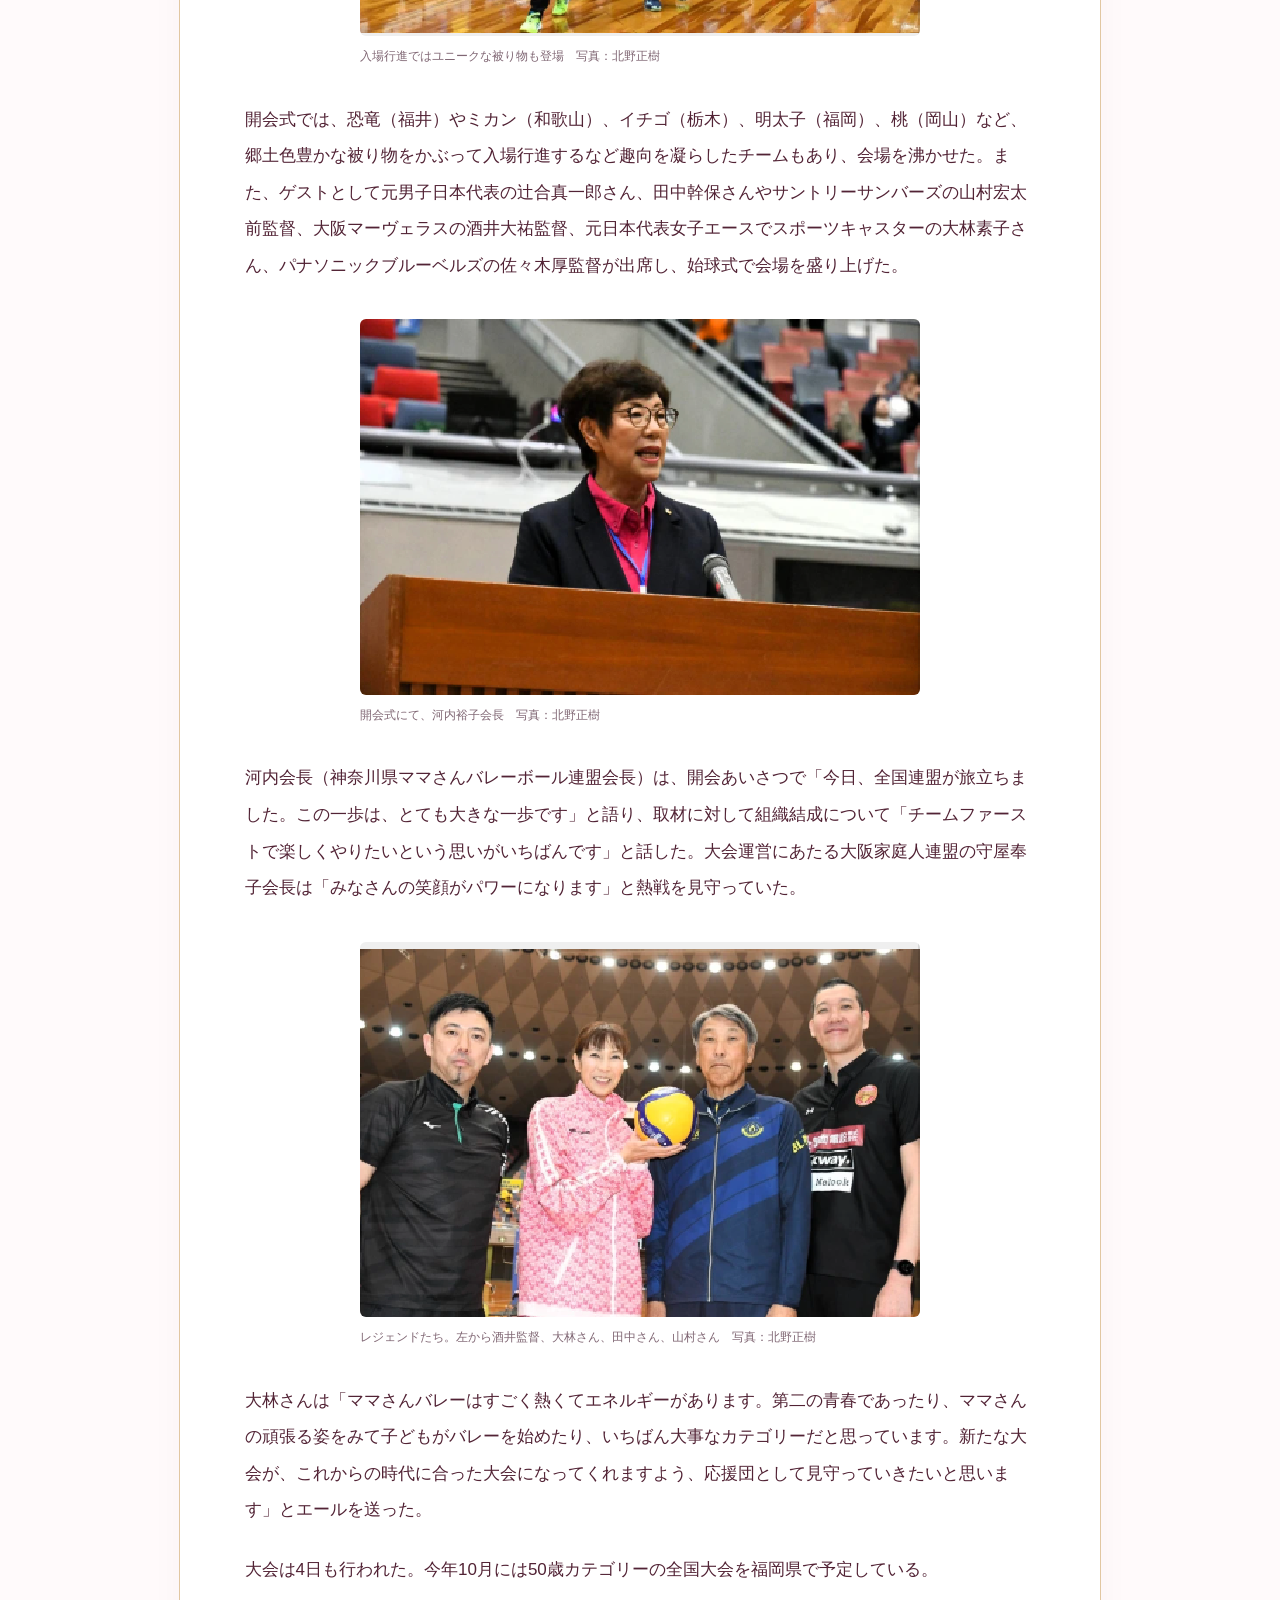
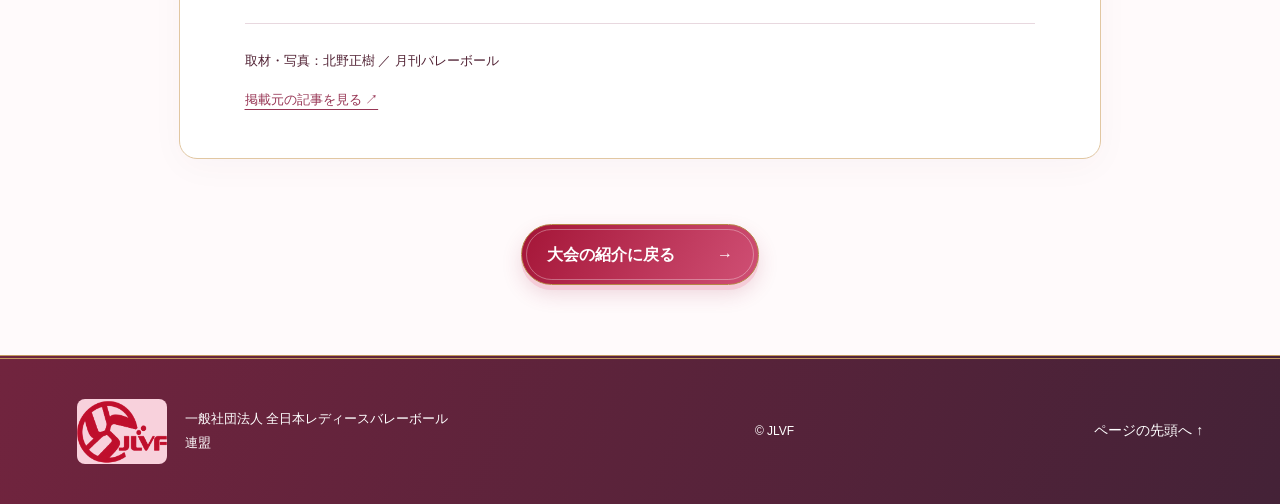
<file: osaka-2026.html>
<!doctype html><html lang="ja"><head><meta charset="utf-8"><meta name="viewport" content="width=device-width,initial-scale=1"><title>5月・大阪大会 開催レポート｜JLVF</title><meta name="description" content="スポーツデポ杯2026 ALL JAPAN LADIES VOLLEYBALL FESTA。大阪大会の映像と掲載記事をご紹介します。"><link rel="stylesheet" href="style.css?v=10"><link rel="icon" href="data:image/svg+xml,%3Csvg xmlns='http://www.w3.org/2000/svg' viewBox='0 0 40 40'%3E%3Crect width='40' height='40' rx='12' fill='%23b61935'/%3E%3Ctext x='20' y='29' text-anchor='middle' font-family='Arial' font-weight='bold' font-size='26' fill='white'%3EJ%3C/text%3E%3C/svg%3E"></head><body class="report-page"><a class="skip" href="#report">本文へ移動</a><header class="header"><a class="brand" href="index.html#top" aria-label="JLVF トップページ"><span class="official-logo" role="img" aria-label="連盟旗のJLVFロゴ"></span><span class="brand-name"><small>一般社団法人</small>全日本レディース<br class="mobile-break">バレーボール連盟</span></a><button class="menu-toggle" aria-controls="navigation" aria-expanded="false">メニュー <span>☰</span></button><nav id="navigation" aria-label="メインメニュー"><a href="index.html#about">連盟について</a><a href="index.html#tournaments">大会の紹介</a><a href="index.html#schedule">年間スケジュール</a><a href="index.html#documents">定款</a><a class="nav-contact" href="index.html#contact">お問い合わせ <span>↗</span></a></nav></header>
<main id="report"><div class="report-hero"><a class="breadcrumb" href="index.html#tournaments">← 大会の紹介に戻る</a><p class="eyebrow">OSAKA 2026 · TOURNAMENT REPORT</p><span class="report-badge">5月・大阪大会</span><h1><small>スポーツデポ杯2026</small>ALL JAPAN LADIES<br>VOLLEYBALL FESTA</h1><p class="report-subtitle">仲間と笑顔でつなぐ、新しい大会のはじまり。</p><div class="report-meta"><span>2026年5月3日〜4日</span><span>Asueアリーナ大阪（大阪府）</span></div></div><section class="report-movie" id="results" aria-labelledby="results-heading"><div class="report-section-title"><p class="eyebrow">RESULTS</p><h2 id="results-heading">大会結果</h2><p><a class="btn primary" href="assets/osaka-2026-results.pdf" target="_blank" rel="noopener">大阪大会の戦績表を見る（PDF） ↗</a></p></div></section><section class="report-movie" aria-labelledby="movie-heading"><div class="report-section-title"><p class="eyebrow">HIGHLIGHT MOVIE</p><h2 id="movie-heading">会場の熱気を、もう一度。</h2></div><video controls playsinline preload="metadata" poster="assets/opening-poster.jpg" aria-label="大阪大会ダイジェスト動画（音声なし）"><source src="assets/opening-digest.mp4" type="video/mp4">動画を再生できません。</video><p class="media-note">開会式・試合・記念撮影から抜粋した、約16秒のダイジェスト。音声はありません。</p></section><section class="report-movie match-movie" aria-labelledby="ceremony-heading"><div class="report-section-title"><p class="eyebrow">OPENING CEREMONY</p><h2 id="ceremony-heading">開会式の様子はこちら</h2><p class="match-intro">全国の仲間が集う、大会のはじまり。<br>開会式の様子を、動画でお楽しみください。</p></div><div class="match-player"><iframe src="https://www.youtube-nocookie.com/embed/GClP3b3IsMo" title="5月・大阪大会の開会式動画（YouTube）" loading="lazy" referrerpolicy="strict-origin-when-cross-origin" allow="accelerometer; autoplay; clipboard-write; encrypted-media; gyroscope; picture-in-picture; web-share" allowfullscreen></iframe></div><p class="match-note">動画が表示されない場合は、<a href="https://www.youtube.com/watch?v=GClP3b3IsMo" target="_blank" rel="noopener noreferrer">YouTubeで開会式を見る ↗</a></p></section><section class="report-movie match-movie" aria-labelledby="match-heading"><div class="report-section-title"><p class="eyebrow">MATCH MOVIE</p><h2 id="match-heading">実際の試合の様子はこちら</h2><p class="match-intro">仲間とつなぐ一球、コートに響く声援。<br>大会での熱いプレーを、動画でお楽しみください。</p></div><div class="match-player"><iframe src="https://www.youtube-nocookie.com/embed/BI0P-dsk_4s" title="5月・大阪大会の試合動画（YouTube）" loading="lazy" referrerpolicy="strict-origin-when-cross-origin" allow="accelerometer; autoplay; clipboard-write; encrypted-media; gyroscope; picture-in-picture; web-share" allowfullscreen></iframe></div><p class="match-note">動画が表示されない場合は、<a href="https://www.youtube.com/watch?v=BI0P-dsk_4s" target="_blank" rel="noopener noreferrer">YouTubeで試合を見る ↗</a></p></section><section class="press-section" aria-labelledby="press-heading"><div class="report-section-title"><p class="eyebrow">IN THE PRESS</p><h2 id="press-heading">大阪大会が紹介されました</h2></div><article class="press-article"><div class="press-byline"><span>月刊バレーボール</span><time datetime="2026-05-05T17:38:00+09:00">5月5日 17:38 配信</time></div><h3>【バレー】ママさんバレーの新たな全国大会が開幕　被り物で入場行進など「楽しむバレー」を展開</h3><div class="press-body"><p>ママさんバレーボールの新しい全国大会「スポーツデポ杯2026 ALL JAPAN LADIES VOLLEYBALL FESTA」が、5月3日に大阪のAsueアリーナ大阪で始まった。</p><figure><div class="press-photo press-opening" role="img" aria-label="全国大会の開会式の様子"><img src="assets/osaka-article-source.png" alt="" aria-hidden="true"></div><figcaption>新たな歴史を刻み始めた　写真：北野正樹</figcaption></figure><p>今年1月14日に全国35都道府県の代表者で結成した「全日本レディースバレーボール連盟」（河内裕子会長）が主催し、スポーツ用品販売の「アルペン」（本社・名古屋市）が協賛した。現在は東京、大阪、神奈川など北海道から沖縄まで39都道府県の連盟が加盟（登録約4000チーム、登録員数約5万7000人）し、38都道府県の代表が熱戦を繰り広げた。</p><figure><div class="press-photo press-parade" role="img" aria-label="被り物をつけて入場行進する参加チーム"><img src="assets/osaka-article-source.png" alt="" aria-hidden="true"></div><figcaption>入場行進ではユニークな被り物も登場　写真：北野正樹</figcaption></figure><p>開会式では、恐竜（福井）やミカン（和歌山）、イチゴ（栃木）、明太子（福岡）、桃（岡山）など、郷土色豊かな被り物をかぶって入場行進するなど趣向を凝らしたチームもあり、会場を沸かせた。また、ゲストとして元男子日本代表の辻合真一郎さん、田中幹保さんやサントリーサンバーズの山村宏太前監督、大阪マーヴェラスの酒井大祐監督、元日本代表女子エースでスポーツキャスターの大林素子さん、パナソニックブルーベルズの佐々木厚監督が出席し、始球式で会場を盛り上げた。</p><figure><div class="press-photo press-speech" role="img" aria-label="開会式であいさつする河内裕子会長"><img src="assets/osaka-article-source.png" alt="" aria-hidden="true"></div><figcaption>開会式にて、河内裕子会長　写真：北野正樹</figcaption></figure><p>河内会長（神奈川県ママさんバレーボール連盟会長）は、開会あいさつで「今日、全国連盟が旅立ちました。この一歩は、とても大きな一歩です」と語り、取材に対して組織結成について「チームファーストで楽しくやりたいという思いがいちばんです」と話した。大会運営にあたる大阪家庭人連盟の守屋奉子会長は「みなさんの笑顔がパワーになります」と熱戦を見守っていた。</p><figure><div class="press-photo press-guests" role="img" aria-label="大会に出席したゲストの記念写真"><img src="assets/osaka-article-source.png" alt="" aria-hidden="true"></div><figcaption>レジェンドたち。左から酒井監督、大林さん、田中さん、山村さん　写真：北野正樹</figcaption></figure><p>大林さんは「ママさんバレーはすごく熱くてエネルギーがあります。第二の青春であったり、ママさんの頑張る姿をみて子どもがバレーを始めたり、いちばん大事なカテゴリーだと思っています。新たな大会が、これからの時代に合った大会になってくれますよう、応援団として見守っていきたいと思います」とエールを送った。</p><p>大会は4日も行われた。今年10月には50歳カテゴリーの全国大会を福岡県で予定している。</p></div><div class="press-credit"><p>取材・写真：北野正樹 ／ 月刊バレーボール</p><a href="https://news.yahoo.co.jp/articles/98f541386e56b614c559e2e1eb6a52e8b865ea97" target="_blank" rel="noopener noreferrer">掲載元の記事を見る ↗</a></div></article></section><div class="report-return"><a class="button" href="index.html#tournaments">大会の紹介に戻る <span>→</span></a></div></main><footer><a class="footer-brand" href="index.html#top"><i class="official-logo" role="img" aria-label="連盟旗のJLVFロゴ"></i><span>一般社団法人 全日本レディースバレーボール連盟</span></a><p>© JLVF</p><a href="index.html#top">ページの先頭へ ↑</a></footer><script>const toggle=document.querySelector('.menu-toggle'),nav=document.querySelector('#navigation');toggle.addEventListener('click',()=>{const open=toggle.getAttribute('aria-expanded')==='true';toggle.setAttribute('aria-expanded',String(!open));nav.classList.toggle('open',!open)});document.addEventListener('keydown',e=>{if(e.key==='Escape'){nav.classList.remove('open');toggle.setAttribute('aria-expanded','false')}});</script></body></html>
</file>
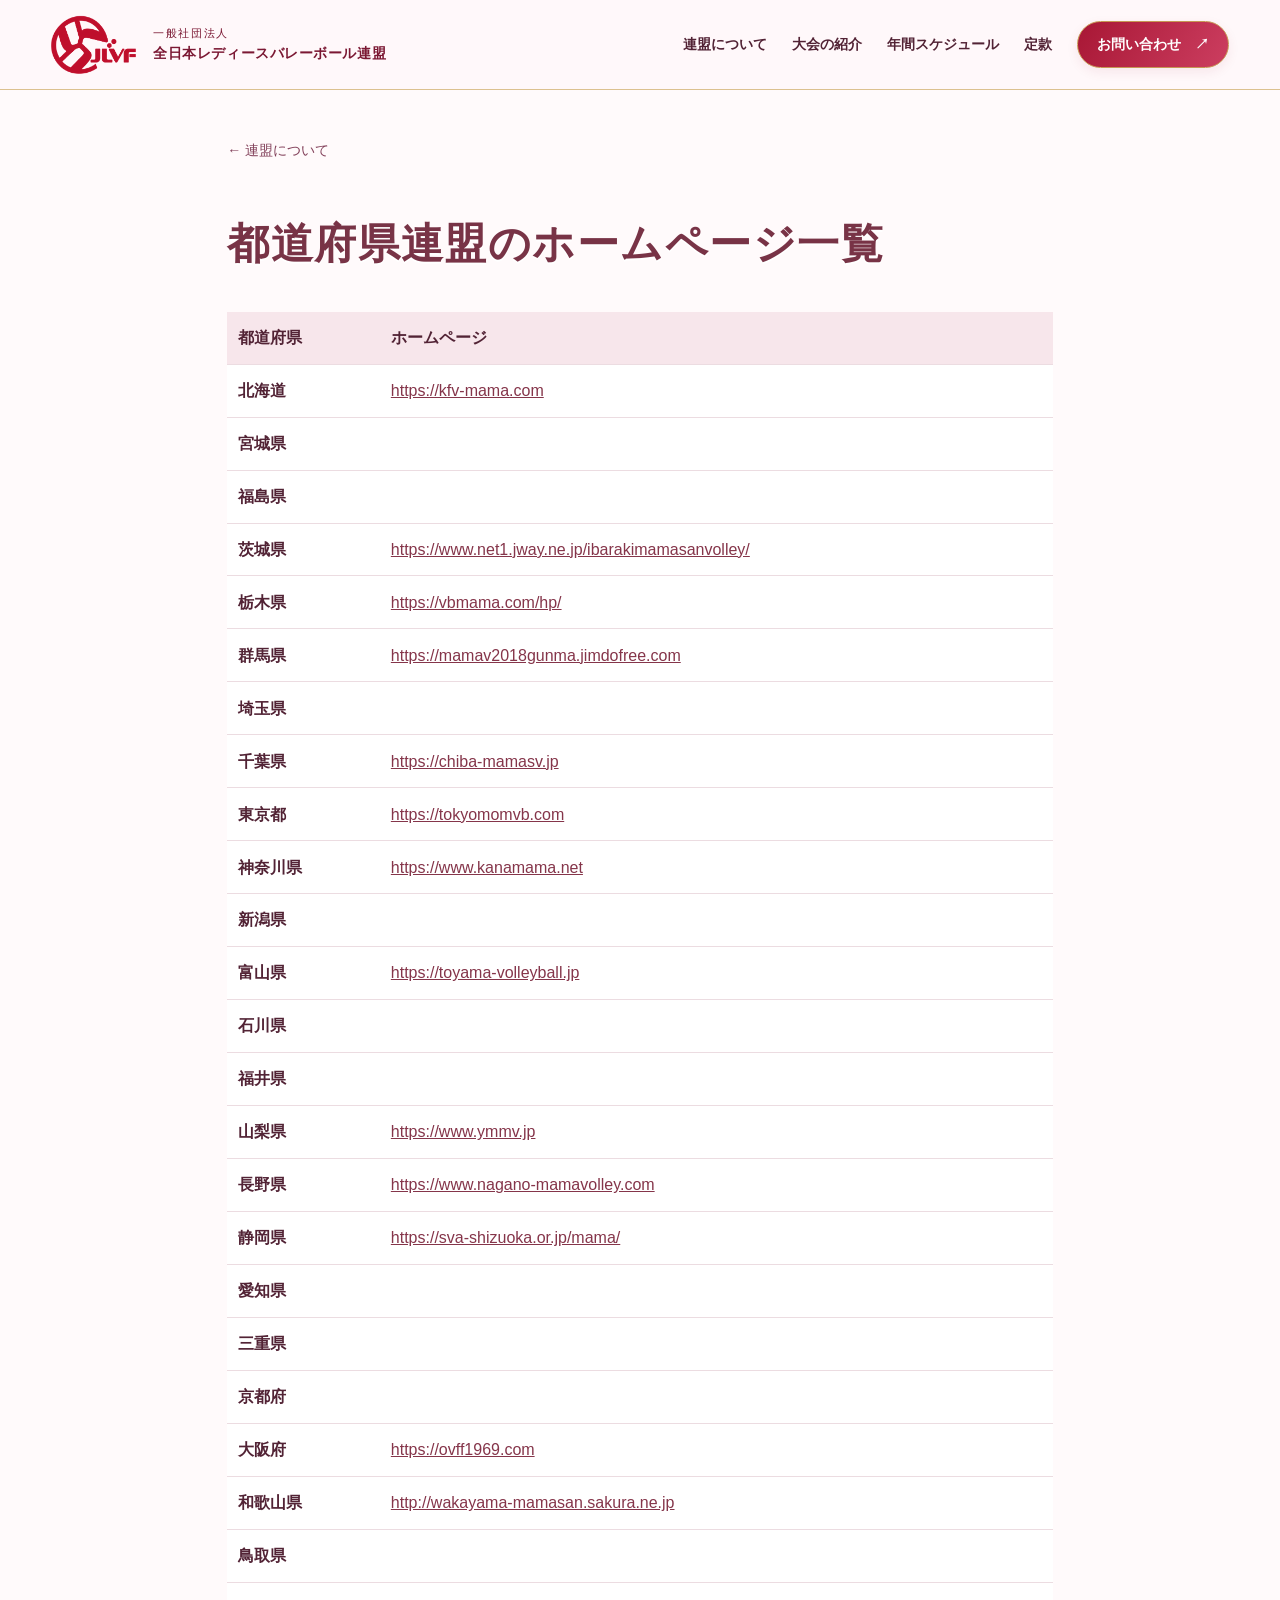
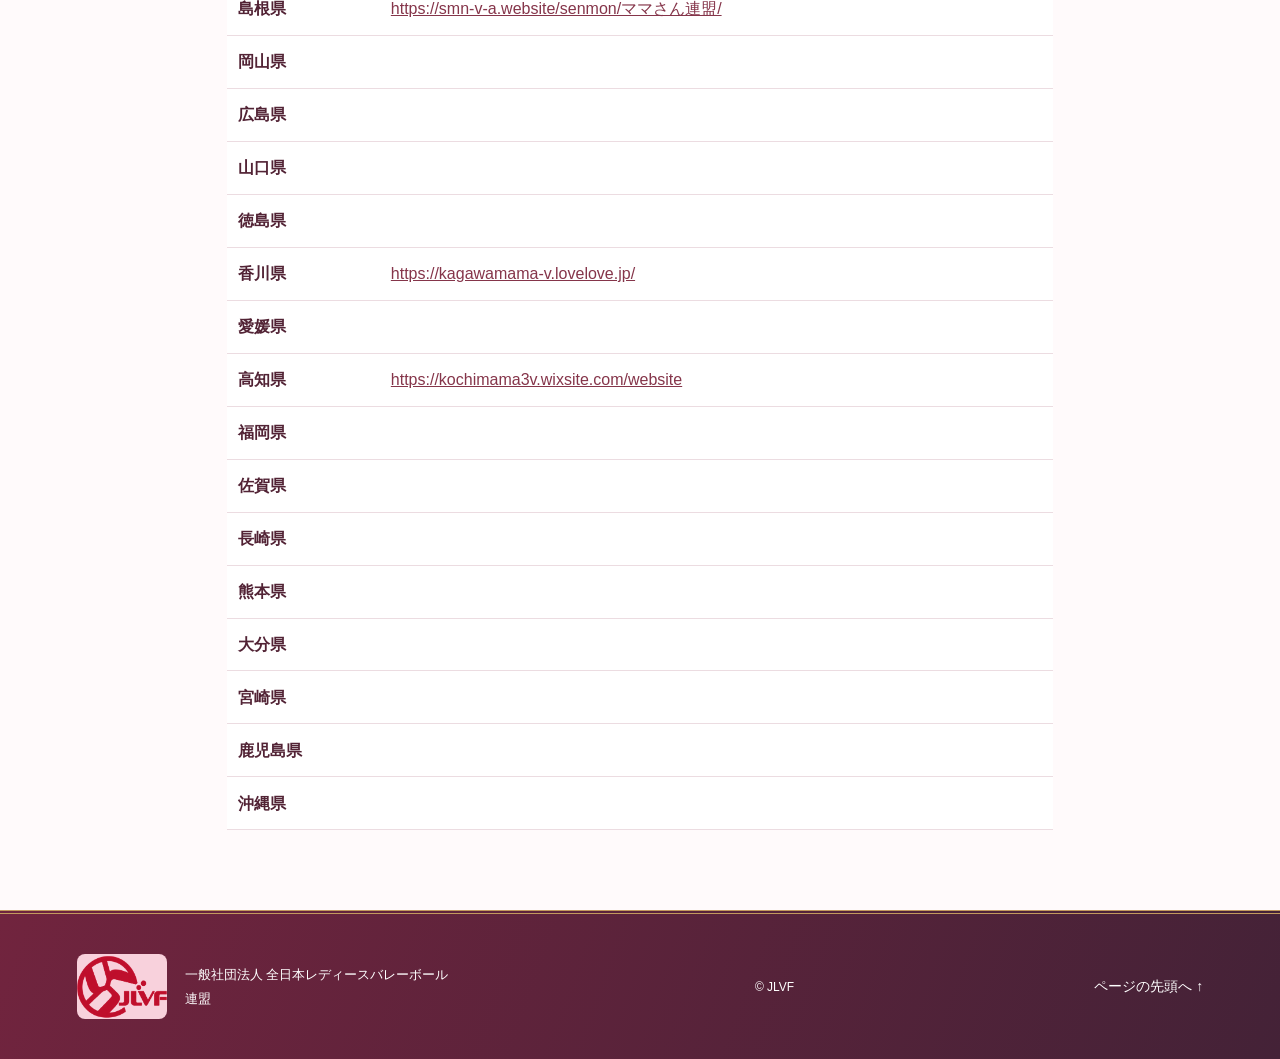
<file: prefectures.html>
<!doctype html><html lang="ja"><head><meta charset="utf-8"><meta name="viewport" content="width=device-width,initial-scale=1"><title>都道府県連盟のホームページ一覧｜JLVF</title><link rel="stylesheet" href="style.css?v=11"><style>.directory{max-width:54rem;margin:auto;padding:3rem 1.2rem}.directory h1{font-size:clamp(1.6rem,4vw,2.6rem);color:#783346}.directory table{width:100%;border-collapse:collapse;margin:2rem 0;background:white}.directory :is(th,td){padding:.7rem;border-bottom:1px solid #ecdce1;text-align:left}.directory th{white-space:nowrap}.directory thead{background:#f7e6eb}.directory td a{overflow-wrap:anywhere;color:#85354a;text-decoration:underline}</style></head><body><a class="skip" href="#directory">本文へ移動</a><header class="header"><a class="brand" href="index.html#top" aria-label="JLVF トップページ"><span class="official-logo" role="img" aria-label="連盟旗のJLVFロゴ"></span><span class="brand-name"><small>一般社団法人</small>全日本レディース<br class="mobile-break">バレーボール連盟</span></a><button class="menu-toggle" aria-controls="navigation" aria-expanded="false">メニュー <span>☰</span></button><nav id="navigation" aria-label="メインメニュー"><a href="index.html#about">連盟について</a><a href="index.html#tournaments">大会の紹介</a><a href="index.html#schedule">年間スケジュール</a><a href="index.html#documents">定款</a><a class="nav-contact" href="index.html#contact">お問い合わせ <span>↗</span></a></nav></header><main class="directory" id="directory"><a class="breadcrumb" href="index.html#about">← 連盟について</a><h1>都道府県連盟のホームページ一覧</h1><table><thead><tr><th scope="col">都道府県</th><th scope="col">ホームページ</th></tr></thead><tbody><tr><th scope="row">北海道</th><td><a href="https://kfv-mama.com">https://kfv-mama.com</a></td></tr>
<tr><th scope="row">宮城県</th><td></td></tr>
<tr><th scope="row">福島県</th><td></td></tr>
<tr><th scope="row">茨城県</th><td><a href="https://www.net1.jway.ne.jp/ibarakimamasanvolley/">https://www.net1.jway.ne.jp/ibarakimamasanvolley/</a></td></tr>
<tr><th scope="row">栃木県</th><td><a href="https://vbmama.com/hp/">https://vbmama.com/hp/</a></td></tr>
<tr><th scope="row">群馬県</th><td><a href="https://mamav2018gunma.jimdofree.com">https://mamav2018gunma.jimdofree.com</a></td></tr>
<tr><th scope="row">埼玉県</th><td></td></tr>
<tr><th scope="row">千葉県</th><td><a href="https://chiba-mamasv.jp">https://chiba-mamasv.jp</a></td></tr>
<tr><th scope="row">東京都</th><td><a href="https://tokyomomvb.com">https://tokyomomvb.com</a></td></tr>
<tr><th scope="row">神奈川県</th><td><a href="https://www.kanamama.net">https://www.kanamama.net</a></td></tr>
<tr><th scope="row">新潟県</th><td></td></tr>
<tr><th scope="row">富山県</th><td><a href="https://toyama-volleyball.jp">https://toyama-volleyball.jp</a></td></tr>
<tr><th scope="row">石川県</th><td></td></tr>
<tr><th scope="row">福井県</th><td></td></tr>
<tr><th scope="row">山梨県</th><td><a href="https://www.ymmv.jp">https://www.ymmv.jp</a></td></tr>
<tr><th scope="row">長野県</th><td><a href="https://www.nagano-mamavolley.com">https://www.nagano-mamavolley.com</a></td></tr>
<tr><th scope="row">静岡県</th><td><a href="https://sva-shizuoka.or.jp/mama/">https://sva-shizuoka.or.jp/mama/</a></td></tr>
<tr><th scope="row">愛知県</th><td></td></tr>
<tr><th scope="row">三重県</th><td></td></tr>
<tr><th scope="row">京都府</th><td></td></tr>
<tr><th scope="row">大阪府</th><td><a href="https://ovff1969.com">https://ovff1969.com</a></td></tr>
<tr><th scope="row">和歌山県</th><td><a href="http://wakayama-mamasan.sakura.ne.jp">http://wakayama-mamasan.sakura.ne.jp</a></td></tr>
<tr><th scope="row">鳥取県</th><td></td></tr>
<tr><th scope="row">島根県</th><td><a href="https://smn-v-a.website/senmon/ママさん連盟/">https://smn-v-a.website/senmon/ママさん連盟/</a></td></tr>
<tr><th scope="row">岡山県</th><td></td></tr>
<tr><th scope="row">広島県</th><td></td></tr>
<tr><th scope="row">山口県</th><td></td></tr>
<tr><th scope="row">徳島県</th><td></td></tr>
<tr><th scope="row">香川県</th><td><a href="https://kagawamama-v.lovelove.jp/">https://kagawamama-v.lovelove.jp/</a></td></tr>
<tr><th scope="row">愛媛県</th><td></td></tr>
<tr><th scope="row">高知県</th><td><a href="https://kochimama3v.wixsite.com/website">https://kochimama3v.wixsite.com/website</a></td></tr>
<tr><th scope="row">福岡県</th><td></td></tr>
<tr><th scope="row">佐賀県</th><td></td></tr>
<tr><th scope="row">長崎県</th><td></td></tr>
<tr><th scope="row">熊本県</th><td></td></tr>
<tr><th scope="row">大分県</th><td></td></tr>
<tr><th scope="row">宮崎県</th><td></td></tr>
<tr><th scope="row">鹿児島県</th><td></td></tr>
<tr><th scope="row">沖縄県</th><td></td></tr></tbody></table></main><footer><a class="footer-brand" href="index.html#top"><i class="official-logo" role="img" aria-label="連盟旗のJLVFロゴ"></i><span>一般社団法人 全日本レディースバレーボール連盟</span></a><p>© JLVF</p><a href="index.html#top">ページの先頭へ ↑</a></footer><script src="script.js?v=11"></script></body></html>
</file>
<file: style.css>
:root{--pink:#d74670;--dark:#492b38;--soft:#fff1f4;--border:#ecdbe1;--green:#216c61;--white:#fffdfd}*{box-sizing:border-box}html{scroll-behavior:smooth;scroll-padding-top:120px}body{margin:0;background:var(--white);color:var(--dark);font-family:"Hiragino Maru Gothic ProN","Hiragino Kaku Gothic ProN","Yu Gothic",sans-serif;font-size:16px;line-height:1.85}a{color:inherit;text-decoration:none}button{font:inherit;cursor:pointer}button,a,summary{-webkit-tap-highlight-color:transparent}a:focus-visible,button:focus-visible,summary:focus-visible{outline:3px solid var(--green);outline-offset:5px}h1,h2,h3,p{margin:0}a,button{touch-action:manipulation}.skip{position:fixed;top:-100px;background:white;padding:16px;z-index:100}.skip:focus{top:0}.preview-notice{padding:7px 20px;background:#fae4eb;text-align:center;font-size:12px;color:#7c3c51;letter-spacing:.05em}.header{position:sticky;top:0;z-index:20;display:flex;align-items:center;justify-content:space-between;gap:25px;padding:22px 4%;background:#fffdfdf5;border-bottom:1px solid #f2e8ec;backdrop-filter:blur(14px)}.brand{display:flex;align-items:center;gap:14px}.brand-mark{font-family:Arial,sans-serif;font-size:42px;font-weight:900;font-style:italic;letter-spacing:-4px;line-height:1;color:var(--pink);position:relative}.brand-mark span{font-size:29px;letter-spacing:-2px}.brand-mark i{position:absolute;font-size:10px;right:-7px;top:-3px;color:#f3b556}.brand-name{font-size:14px;font-weight:700;line-height:1.6;letter-spacing:.04em}.brand-name small{display:block;font-size:11px;font-weight:400}.mobile-break{display:none}nav{display:flex;gap:25px;align-items:center;font-size:14px;font-weight:600}nav a:hover{color:var(--pink)}.nav-contact{border:1px solid var(--border);border-radius:30px;padding:10px 19px}.nav-contact span{margin-left:10px}.menu-toggle{display:none}.hero{background:var(--soft);padding:66px 6% 23px;overflow:hidden}.hero-inner{max-width:1300px;margin:auto;display:grid;grid-template-columns:1.02fr 1fr;gap:45px;align-items:center}.eyebrow{font-family:Arial,sans-serif;font-size:12px;font-weight:700;letter-spacing:.18em;color:var(--pink);margin-bottom:22px}h1{font-size:clamp(34px,4.2vw,62px);line-height:1.58;letter-spacing:.07em;font-weight:800}h1 span{color:var(--pink)}.hero-text{margin:23px 0 30px;font-size:16px;line-height:2.1}.button{display:inline-flex;align-items:center;justify-content:space-between;gap:42px;background:var(--pink);color:white;font-weight:700;border-radius:40px;padding:15px 25px;transition:transform .25s,background .25s}.button:hover{background:#b8335a;transform:translateY(-3px)}.text-link{display:inline-block;font-size:14px;margin:14px 0 14px 23px;border-bottom:1px solid #b693a0}.hero-art{position:relative;padding:12px 10px 27px}.photo-placeholder,.hero-photo{width:100%;aspect-ratio:1/1.06;border-radius:160px 160px 30px 30px;display:block;object-fit:cover;background:#f4c9d2}.photo-placeholder{display:flex;flex-direction:column;align-items:center;justify-content:center;gap:30px;color:#a73a5b}.photo-placeholder strong{font-size:32px}.photo-placeholder span{letter-spacing:.15em}.photo-placeholder small{font-size:14px}.photo-label{position:absolute;bottom:38px;left:-22px;background:white;padding:14px 28px;transform:rotate(-5deg);font-size:21px;font-weight:700;letter-spacing:.06em;box-shadow:0 5px 20px #6b37491a}.hero-stamp{position:absolute;right:-20px;top:5px;background:#ffe6a2;color:#794b34;border:6px solid var(--soft);width:111px;height:111px;border-radius:50%;display:flex;flex-direction:column;justify-content:center;align-items:center;transform:rotate(12deg);font-family:Georgia,serif;font-style:italic;font-size:27px;line-height:1.4;animation:bob 5s ease-in-out infinite}.hero-stamp small{font-family:Arial;font-size:10px;letter-spacing:.08em;font-style:normal}.hero-bottom{max-width:1300px;margin:40px auto 0;display:flex;justify-content:space-between;align-items:center;font-size:12px;letter-spacing:.1em}.hero-bottom a{font-family:Arial;font-size:11px}.ribbon{overflow:hidden;white-space:nowrap;padding:15px 0;background:#d74670;color:#fff;font-family:Arial,sans-serif;font-size:23px;font-weight:700;letter-spacing:.11em;text-align:center}.ribbon span{margin:0 28px;color:#ffd8a6}footer{padding:40px 6%;display:flex;gap:30px;align-items:center;justify-content:space-between;background:#492b38;color:white;font-size:12px}.footer-brand{font-family:Arial;font-size:35px;font-weight:800}.footer-brand span{display:block;font-family:sans-serif;font-size:12px;font-weight:400}footer>a:last-child{font-size:14px}@keyframes bob{50%{transform:translateY(-10px) rotate(8deg)}}@media(min-width:1500px){.hero{padding-top:80px;padding-bottom:35px}}@media(max-width:1100px){.header{gap:15px;padding:17px 4%}nav{gap:14px;font-size:12px}.brand-name{font-size:12px}.hero-inner{gap:25px}.text-link{margin-left:12px}.hero{padding-top:44px}}@media(max-width:800px){html{scroll-padding-top:100px}.header{padding:15px 5%;flex-wrap:wrap}.brand-name{font-size:12px}.brand-name small{font-size:10px}.brand-mark{font-size:37px}.brand-mark span{font-size:26px}.mobile-break{display:block}.menu-toggle{display:flex;gap:10px;align-items:center;border:1px solid var(--border);border-radius:24px;background:white;padding:8px 12px;font-size:12px}.menu-toggle span{font-size:18px}nav{display:none;width:100%;font-size:15px;padding:14px 0;flex-direction:column;align-items:stretch;gap:0}nav.open{display:flex}nav a{padding:12px}.hero{padding:37px 6% 24px}.hero-inner{grid-template-columns:1fr;gap:30px}.eyebrow{font-size:10px;margin-bottom:16px}h1{font-size:clamp(30px,7.4vw,52px);line-height:1.6;letter-spacing:.045em}.hero-text{font-size:15px;margin:18px 0 24px}.hero-art{max-width:500px;width:100%;margin:auto;padding:0 9px 25px}.hero-photo,.photo-placeholder{aspect-ratio:1.2/1;border-radius:120px 120px 25px 25px}.hero-stamp{right:-5px;top:-15px;width:92px;height:92px;font-size:23px}.photo-label{left:0;font-size:17px;bottom:30px}.hero-bottom{margin-top:12px;font-size:10px;gap:15px}.ribbon{font-size:17px;padding:12px 0}.ribbon span{margin:0 16px}.preview-notice{font-size:11px;padding:6px 13px}footer{flex-direction:column;align-items:flex-start;gap:20px}.button{font-size:14px;padding:13px 22px}.text-link{font-size:13px}.footer-brand span{font-size:11px}}@media(prefers-reduced-motion:reduce){html{scroll-behavior:auto}*,*:before,*:after{animation:none!important;transition:none!important}}
.section{max-width:1280px;margin:auto;padding:100px 6%}h2{font-size:clamp(26px,3vw,39px);line-height:1.65;letter-spacing:.06em}h3{font-size:19px;line-height:1.6}.section-lead{font-size:16px;line-height:2;margin-top:19px}.about{display:grid;grid-template-columns:1fr 1.12fr;gap:70px}.about-body>p{margin:18px 0;line-height:2.15}.sample-label{display:inline-block;font-size:12px;border:1px solid #d9c6cd;color:#855266;padding:3px 10px;border-radius:5px}.muted{font-size:13px;color:#76656d;line-height:1.9;margin-top:18px}details{border-top:1px solid var(--border);margin-top:24px}summary{list-style:none;cursor:pointer;display:flex;justify-content:space-between;gap:20px;align-items:center;padding:19px 0;font-weight:700;font-size:15px}summary::-webkit-details-marker{display:none}summary>span:last-child:not(:first-child){color:var(--pink);font-size:21px;transition:transform .25s}details[open] summary>span:last-child:not(:first-child){transform:rotate(45deg)}.detail-body{padding:0 0 20px;font-size:14px;line-height:2}.history{margin-top:18px}.history>div{padding:12px 0;border-top:1px dashed var(--border)}.history dt{font-weight:bold}.history dd{margin:5px 0}.tournaments{max-width:none;background:#fff5f2;padding-left:max(6%,calc((100vw - 1125px)/2));padding-right:max(6%,calc((100vw - 1125px)/2))}.heading-row{display:flex;align-items:end;justify-content:space-between;gap:25px;margin-bottom:38px}.cards{display:grid;grid-template-columns:repeat(3,minmax(0,1fr));gap:23px}.event-card{background:white;border-radius:19px;overflow:hidden;border:1px solid #eadcdb;transition:transform .3s,box-shadow .3s}.event-card:hover{transform:translateY(-6px);box-shadow:0 16px 32px #6732440e}.card-art{min-height:225px;padding:25px 25px 18px;position:relative;background:#f4b4c4;color:#783047;overflow:hidden}.card-art>span:first-child{font-size:10px;letter-spacing:.14em;font-family:Arial}.card-art strong{display:block;font-size:18px;margin:10px 0 17px}.card-art p{font-family:Arial;font-size:31px;font-weight:900;line-height:1.1;letter-spacing:-.04em;opacity:.85}.card-season{display:block;text-align:right;font-family:Arial;font-size:10px;letter-spacing:.1em;margin-top:17px}.mint .card-art{background:#c6e7de;color:#21665c}.yellow .card-art{background:#ffdfa0;color:#7b572d}.card-body{padding:26px}.category{font-size:12px;color:#b43b60;font-weight:bold}.mint .category{color:#216c61}.yellow .category{color:#80602c}.card-body h3{margin:10px 0 14px;font-size:18px}.card-body>p{font-size:14px;line-height:1.95}.schedule{display:grid;grid-template-columns:1fr 1.15fr;gap:65px}.year-label{display:block;font-family:Arial;font-size:49px;font-weight:700;color:var(--pink);margin-top:30px;line-height:1.5}.year-label small{font-family:sans-serif;font-size:12px;color:var(--dark);font-weight:400;margin-left:10px}.schedule-row{display:grid;grid-template-columns:95px 1fr;gap:25px;padding:24px 0;border-bottom:1px solid var(--border)}.schedule-row:first-child{border-top:1px solid var(--border)}.month{font-family:Arial;font-size:24px;font-weight:700;color:var(--pink);line-height:1.4;padding-top:5px}.month span{display:block;font-family:sans-serif;font-size:13px;color:#76656d;font-weight:400}.schedule-tag{display:inline-block;border-radius:4px;background:#e2f1ec;color:var(--green);font-size:11px;padding:2px 10px;margin-bottom:8px}.pink-tag{background:#fbe8ef;color:#a63c5f}.schedule-row h3{font-size:17px}.schedule-row p{font-size:13px;color:#76656d;margin-top:5px}.documents{background:#f4f7f2}.document-inner{padding-top:60px;padding-bottom:60px;display:grid;grid-template-columns:1fr 1fr;gap:60px;align-items:center}.document-inner>div>p:last-child{font-size:14px;margin-top:15px}.document-detail{background:white;border:1px solid #d6e1d9;border-radius:15px;margin:0;padding:8px 24px}.document-detail summary{font-size:18px}.document-detail small{display:block;font-size:10px;color:var(--green);letter-spacing:.12em;margin-bottom:6px}.document-detail b{color:var(--green);font-size:22px}.document-detail[open] b{transform:rotate(45deg)}.contact{text-align:center}.contact-box{max-width:850px;margin:35px auto 0;border:1px solid var(--border);border-radius:22px;padding:32px;text-align:left;display:grid;grid-template-columns:1fr 1.2fr;gap:35px;background:#fff9fb}.contact-box h3{margin:18px 0 9px}.contact-box p{font-size:13px}.contact-box dl{margin:0}.contact-box dl>div{padding:10px 0;border-bottom:1px solid var(--border)}.contact-box dt{font-size:12px;color:#86606f}.contact-box dd{margin:4px 0;font-size:14px}.image-credit{position:absolute;right:17px;bottom:3px;font-size:10px;color:#76656d}.reveal{opacity:1}.js-motion .reveal{opacity:0;transform:translateY(24px);transition:opacity .7s ease,transform .7s ease}.js-motion .reveal.visible{opacity:1;transform:none}.cards .reveal:nth-child(2){transition-delay:.1s}.cards .reveal:nth-child(3){transition-delay:.2s}@media(max-width:1000px){.about,.schedule{gap:35px}.card-body{padding:20px}.card-art{padding:20px}.card-art p{font-size:27px}.cards{gap:15px}.heading-row{align-items:start;flex-direction:column}.document-inner{gap:30px}}@media(max-width:800px){.section{padding:60px 6%}.about,.schedule,.document-inner{grid-template-columns:1fr;gap:32px}.about-body>p:first-of-type{margin-top:16px}.cards{grid-template-columns:1fr;gap:24px}.card-art{min-height:195px;padding:24px}.card-art p{font-size:36px}.card-art strong{margin:8px 0 15px}.card-season{position:absolute;right:24px;bottom:25px}.card-body{padding:25px}.card-body h3{font-size:20px}.card-body>p{font-size:15px}.heading-row{margin-bottom:30px}.schedule-row{grid-template-columns:78px 1fr;gap:20px}.contact-box{grid-template-columns:1fr;padding:25px;gap:20px}.contact h2{font-size:25px}.section .eyebrow{font-size:11px}.section-lead{font-size:15px}.document-inner{padding-top:45px;padding-bottom:45px}.year-label{margin-top:24px}.hero-art{margin-top:8px}}

.card-body>p,.document-inner>div>p:last-child{font-size:16px}
.hero-photo{height:auto;object-position:center}
/* Federation flag inspired: Heartfelt Pink, JLVF Red and champagne gold. */
:root{--pink:#b61935;--dark:#522335;--soft:#fbe3eb;--border:#e7c5ce;--gold:#b48747;--white:#fffafb}
body{background:#fffafb}.preview-notice{background:#82223b;color:#fff2f6;letter-spacing:.09em}.header{background:#fff8faf5;border-bottom:1px solid #dcc18f;padding-top:14px;padding-bottom:14px}.official-logo{display:inline-block;flex-shrink:0;width:85px;aspect-ratio:227/163;background-image:url('assets/federation-flag-reference.jpg');background-size:519.383% auto;background-position:22.374% 45.397%;background-repeat:no-repeat;mix-blend-mode:multiply;vertical-align:middle}.brand{gap:17px}.brand-name{font-size:14px;color:#7b1833}.brand-name small{letter-spacing:.15em}.nav-contact{background:linear-gradient(120deg,#a81735,#cc3e60);border:1px solid #c69753;color:white;box-shadow:0 4px 12px #971b3214}.nav-contact:hover{color:white;background:#94142c}.hero{position:relative;background:radial-gradient(ellipse at 12% 20%,#fff9edaa,transparent 43%),radial-gradient(ellipse at 90% 85%,#edabc460,transparent 48%),linear-gradient(125deg,#fff1f4,#f9d5e1);padding-top:58px;padding-bottom:32px;border-bottom:1px solid #d4ad70}.hero:before{content:"";position:absolute;inset:18px;border:1px solid #bb935a66;pointer-events:none;border-radius:5px}.hero:after{content:"";position:absolute;inset:24px;border:1px solid #ffffffa8;pointer-events:none}.hero-inner{position:relative;z-index:1;gap:60px}.hero-kicker{display:inline-flex;align-items:center;gap:13px;font-size:14px;color:#88472f;letter-spacing:.1em;margin-bottom:24px}.hero-kicker>span{color:#a57630;font-size:25px}.hero .eyebrow{font-size:10px;letter-spacing:.19em;margin-bottom:21px;color:#a2526b}h1{font-family:"Yu Mincho","Hiragino Mincho ProN",serif;font-size:clamp(34px,3.95vw,60px);font-weight:700;letter-spacing:.035em;line-height:1.7;text-shadow:0 2px white}h1 span{color:#b01943;position:relative}h1 span:after{content:"";display:block;width:80%;height:6px;background:linear-gradient(90deg,#bd9655,transparent);border-radius:50%;margin-top:3px}.hero-text{color:#784252}.button{background:linear-gradient(120deg,#a41537,#d05075);border:1px solid #b78547;box-shadow:0 5px 0 #f5ccd8,0 9px 20px #9c23452b;position:relative}.button:before{content:"";position:absolute;inset:4px;border:1px solid #fff5;pointer-events:none;border-radius:40px}.hero-art{padding:15px 15px 40px}.hero-art:before{content:"";position:absolute;inset:1px 1px 28px;border:1px solid #b88d4c;border-radius:48% 48% 42% 42%;transform:rotate(5deg);pointer-events:none}.hero-photo{border-radius:48% 48% 42% 42%;border:8px solid #fff9ef;box-shadow:0 18px 45px #8b33552a;aspect-ratio:1/1.08}.photo-label{bottom:45px;left:-10px;background:linear-gradient(100deg,#fffef9,#fff3e3);border-top:1px solid #c8a368;border-bottom:1px solid #c8a368;color:#822b47;box-shadow:0 8px 20px #7d284222;transform:rotate(-6deg);padding:13px 30px;font-family:"Yu Mincho","Hiragino Mincho ProN",serif;font-size:24px}.hero-stamp{background:#fad6e0;border:4px solid #fff7e8;outline:1px solid #ba9257;width:125px;height:125px;right:-14px;top:2px;box-shadow:0 5px 20px #a82f4325;transform:rotate(9deg);gap:5px}.hero-stamp .official-logo{width:81px}.hero-stamp small{color:#82243e;font-family:serif;font-size:11px;letter-spacing:.08em}.sparkle{position:absolute;color:#b08745;text-shadow:0 0 16px #fff;pointer-events:none;animation:twinkle 4s ease-in-out infinite}.sparkle-one{font-size:64px;left:-20px;top:35px}.sparkle-two{font-size:35px;right:-15px;bottom:100px;animation-delay:1s}.image-credit{bottom:7px;right:35px}.hero-bottom{position:relative;z-index:1;padding:0 10px;color:#855165}.ribbon{background:linear-gradient(90deg,#86223c,#b42d53,#86223c);font-family:Georgia,serif;font-size:21px;letter-spacing:.17em;border-top:4px double #dab474;border-bottom:4px double #dab474;padding:17px 0}.ribbon span{color:#eed29b}.section .eyebrow{color:#9b7541;letter-spacing:.22em}.section h2{font-family:"Yu Mincho","Hiragino Mincho ProN",serif;font-weight:700}.about{padding-top:110px;padding-bottom:110px}.about .section-heading:after{content:"✧ ─── ✧";display:block;color:#b58a45;margin-top:30px;letter-spacing:.2em;font-size:23px}.tournaments{background:radial-gradient(circle at 10px 10px,#c2915130 1px,transparent 1.5px) 0 0/25px 25px,linear-gradient(135deg,#fce4eb,#fff2f5);border-top:1px solid #f0d0dc;border-bottom:1px solid #f0d0dc}.event-card{border:1px solid #d7b784;border-radius:90px 90px 18px 18px;box-shadow:0 10px 30px #9036500c;padding:8px;background:#fffdf8}.card-art{border-radius:80px 80px 8px 8px;min-height:244px;text-align:center;padding-top:39px;background:linear-gradient(150deg,#fbe0e8,#eaa5bb);border:1px solid #deb29d}.card-art strong{font-family:"Yu Mincho","Hiragino Mincho ProN",serif;font-size:21px;margin-top:16px}.card-art p{font-family:Georgia,serif;font-size:29px;font-weight:400;line-height:1.2;letter-spacing:.015em}.card-season{text-align:center;color:#875b45}.mint .card-art{background:linear-gradient(145deg,#eee7fa,#d4c0e7);color:#654379}.yellow .card-art{background:linear-gradient(145deg,#fff1cf,#f1d19a);color:#7f5a2c}.mint .category{color:#735288}.card-body{padding:24px 19px}.card-body>p{font-size:16px}.schedule-list{padding:10px 25px;border:1px solid #dbbe8d;border-radius:18px;background:linear-gradient(120deg,#fffcf6,#fff3f7);box-shadow:7px 7px 0 #f6e4ec}.schedule-row:first-child{border-top:0}.schedule-row:last-child{border-bottom:0}.month{font-family:Georgia,serif}.documents{background:linear-gradient(110deg,#f9eaf1,#efe8f2);border-top:1px solid #d7bc8c;border-bottom:1px solid #d7bc8c}.document-detail{border-color:#cfac73;box-shadow:0 5px 18px #7135420b}.document-detail small,.document-detail b{color:#8e6631}.contact-box{border:1px solid #ceab73;box-shadow:0 0 0 6px #fff,0 0 0 7px #e6c9a4,0 12px 35px #96456410;background:linear-gradient(135deg,#fff7f9,#f9e0e9)}.contact{padding-bottom:110px}footer{background:linear-gradient(110deg,#71243e,#442237);border-top:4px double #c29a5e}.footer-brand{display:flex;align-items:center;gap:18px}.footer-brand .official-logo{width:90px;background-color:#f8d1dc;mix-blend-mode:normal;border-radius:8px}.footer-brand>span{max-width:270px;font-size:13px}.hero-stamp{animation:goldFloat 6s ease-in-out infinite}@keyframes goldFloat{50%{transform:translateY(-8px) rotate(3deg)}}@keyframes twinkle{50%{opacity:.4;transform:scale(.83) rotate(12deg)}}@media(max-width:1100px){nav{gap:12px;font-size:12px}.brand-name{font-size:12px}.official-logo{width:69px}.hero-inner{gap:34px}.hero-kicker{font-size:12px;gap:8px}}
@media(max-width:800px){.header{padding:12px 5%}.brand{gap:10px}.official-logo{width:61px}.brand-name{font-size:11px}.menu-toggle{color:#8b2947;border-color:#d3b080;background:#fffaf3}.hero{padding:35px 7% 29px}.hero:before{inset:10px}.hero:after{inset:15px}.hero-kicker{font-size:12px;letter-spacing:.035em;gap:8px;margin-bottom:17px}.hero-kicker>span{font-size:20px}.hero .eyebrow{font-size:9px;letter-spacing:.12em}.hero-inner{gap:30px}h1{font-size:clamp(29px,7.5vw,50px);line-height:1.75}.hero-art{padding:13px 14px 40px}.hero-photo{aspect-ratio:1/1.02;border-width:6px}.hero-stamp{width:100px;height:100px;right:-1px;top:3px}.hero-stamp .official-logo{width:62px}.hero-stamp small{font-size:10px}.sparkle-one{font-size:42px;left:0;top:27px}.sparkle-two{font-size:27px;right:-1px}.photo-label{font-size:20px;padding:10px 22px;left:0;bottom:43px}.hero-bottom{font-size:10px;gap:15px}.hero-bottom>span{max-width:210px}.ribbon{font-size:17px}.about{padding-top:60px;padding-bottom:60px}.event-card{border-radius:65px 65px 17px 17px}.card-art{border-radius:56px 56px 7px 7px;min-height:239px;padding-top:28px}.card-art p{font-size:32px}.card-season{position:static;margin-top:17px}.schedule-list{padding:7px 18px}.schedule-row{gap:12px;grid-template-columns:74px 1fr}.schedule-row h3{font-size:16px}.contact{padding-bottom:70px}.footer-brand{align-items:center;gap:14px}.footer-brand>span{font-size:11px;max-width:210px}.footer-brand .official-logo{width:72px}}
@media(prefers-reduced-motion:reduce){.hero-stamp,.sparkle{animation:none}}
.real-events{grid-template-columns:repeat(2,minmax(0,1fr));gap:32px}.real-events .event-card{border-radius:30px 30px 18px 18px}.venue-photo{position:relative;overflow:hidden;border-radius:23px 23px 8px 8px;aspect-ratio:1.65;background:#f4e5e9}.venue-photo img{display:block;width:100%;height:100%;object-fit:cover;transition:transform .7s}.coral .venue-photo img{transform:scale(1.06)}.real-events .event-card:hover .venue-photo img{transform:scale(1.08)}.venue-month{position:absolute;bottom:15px;left:17px;padding:6px 17px;background:#fffaf2ef;color:#872740;border:1px solid #d4ac69;box-shadow:0 4px 15px #492b381a;border-radius:8px;font-family:Georgia,serif;font-size:35px;line-height:1.2;display:flex;align-items:center;gap:13px}.venue-month small{font-family:Arial,sans-serif;font-size:11px;letter-spacing:.08em}.real-events .card-body{padding:25px 24px 15px}.real-events h3{font-family:Georgia,"Yu Mincho",serif;font-size:23px;line-height:1.5;overflow-wrap:anywhere}.event-sponsor{display:block;font-size:18px;margin-bottom:8px;font-family:"Hiragino Kaku Gothic ProN",sans-serif}.event-facts{border-top:1px solid var(--border);margin:21px 0 0;padding-top:8px}.event-facts>div{display:grid;grid-template-columns:42px 1fr;gap:12px;margin:13px 0;font-size:16px}.event-facts dt{color:#895269;font-size:14px}.event-facts dd{margin:0;font-weight:600}.event-facts dd>span{display:block;font-size:14px;font-weight:400;color:#79626d}.real-events .player-note{font-size:15px;color:#735288;margin-top:14px}.tournament-year{font-family:Georgia,serif;font-size:42px;color:#a7783d;white-space:nowrap}.tournament-year small{font-family:sans-serif;font-size:13px;display:block;text-align:center}.schedule-row .month span{font-size:11px;white-space:nowrap}.schedule-list{align-self:start}.real-events .card-body .category{font-size:14px}@media(max-width:800px){.real-events{grid-template-columns:1fr;gap:26px}.real-events .card-body{padding:22px 17px 14px}.real-events h3{font-size:21px}.venue-photo{aspect-ratio:1.45}.venue-month{font-size:30px;padding:6px 12px}.event-facts>div{font-size:15px}.tournament-year{font-size:32px}.schedule-row{grid-template-columns:78px 1fr}.schedule-row h3{font-size:15px;overflow-wrap:anywhere}}
.opening{max-width:1600px;margin:0 auto;background:#fff7fa;padding:24px 4% 0}.opening-frame{position:relative;aspect-ratio:16/9;background:#201c24;border:1px solid #c8a065;border-radius:12px;overflow:hidden;box-shadow:0 12px 35px #63244017}.opening video{display:block;width:100%;height:100%;object-fit:contain;background:#201c24}.opening-title{display:none;position:absolute;inset:0;align-items:center;justify-content:center;flex-direction:column;text-align:center;background:radial-gradient(ellipse at 50% 30%,#fffaf1,#f9dbe6 85%);pointer-events:none;padding:25px;color:#852944}.opening-title:before{content:"";position:absolute;inset:17px;border:1px solid #c6a371}.opening-title:after{content:"";position:absolute;inset:23px;border:1px solid #fff9}.intro-running .opening-title{display:flex;animation:introOut .8s 2.8s ease both}.opening-title .official-logo{width:100px;margin-bottom:22px;animation:titleIn .9s ease both}.opening-legal{font-size:clamp(14px,1.5vw,22px);letter-spacing:.25em;animation:titleIn 1s .2s both}.opening-name{font-family:"Yu Mincho","Hiragino Mincho ProN",serif;font-size:clamp(24px,3.5vw,53px);font-weight:600;letter-spacing:.13em;line-height:1.7;margin-top:14px}.opening-name span{display:block;animation:titleIn 1.2s .4s both}.opening-name span+span{animation-delay:.7s}.opening-rule{width:120px;height:1px;background:#b88e4f;margin:25px 0;animation:titleIn 1s 1s both}.opening-english{font-family:Georgia,serif;font-size:12px;letter-spacing:.2em;animation:titleIn 1s 1.1s both}.skip-intro{display:none;position:absolute;right:20px;bottom:18px;background:#fff9f3;border:1px solid #bd975f;color:#71253f;border-radius:25px;padding:8px 17px;font-size:13px}.intro-running .skip-intro{display:block}.opening-caption{display:flex;align-items:center;justify-content:space-between;gap:20px;padding:17px 0 20px;font-size:14px;color:#764456}.opening-caption p>span{font-family:Georgia,serif;color:#916a38;margin-right:17px;letter-spacing:.06em}.replay-intro{border:0;background:transparent;text-decoration:underline;text-underline-offset:5px;color:#81304c;font-size:13px;padding:10px 0}.video-status:empty{display:none}.video-status{font-size:14px;padding-bottom:18px;color:#873350}@keyframes titleIn{from{opacity:0;transform:translateY(16px);filter:blur(3px)}to{opacity:1;transform:none;filter:blur(0)}}@keyframes introOut{to{opacity:0;visibility:hidden}}@media(max-width:800px){.opening{padding:14px 4% 0}.opening-frame{aspect-ratio:4/3}.opening-title{padding:22px 12px}.opening-title:before{inset:9px}.opening-title:after{inset:13px}.opening-title .official-logo{width:48px;margin-bottom:8px}.opening-legal{font-size:12px}.opening-name{font-size:clamp(20px,5.5vw,35px);letter-spacing:.05em;margin-top:8px;line-height:1.6}.opening-rule{margin:10px 0;width:80px}.opening-english{font-size:7px;letter-spacing:.09em}.skip-intro{right:16px;bottom:14px;font-size:11px;padding:4px 10px}.opening-caption{align-items:flex-start;flex-direction:column;gap:4px;padding:12px 0;font-size:12px}.opening-caption p>span{display:block;font-size:11px;margin-bottom:4px}.replay-intro{font-size:12px;padding:5px 0}}@media(prefers-reduced-motion:reduce){.intro-running .opening-title{display:none}.intro-running .skip-intro{display:none}}
.event-report-title{display:inline-block;text-decoration:underline;text-underline-offset:4px;padding:4px 0}.report-card-link{display:flex;justify-content:space-between;gap:14px;padding:16px 0 6px;margin-top:15px;border-top:1px solid #d7b784;color:#9d2145;font-size:15px;font-weight:700}.report-card-link:hover{color:#61102a}.report-hero{background:radial-gradient(ellipse at top,#fff9ed,#f7dce7);border-bottom:1px solid #cbaa75;padding:28px 6% 65px;text-align:center}.breadcrumb{display:block;text-align:left;font-size:14px;margin-bottom:45px;color:#82405a}.report-badge{display:inline-block;border:1px solid #bb935f;border-radius:25px;background:#fffbf5;padding:6px 25px;font-size:14px;color:#7f2d46}.report-hero h1{font-family:Georgia,"Yu Mincho",serif;font-size:clamp(25px,3.5vw,49px);line-height:1.3;letter-spacing:.04em;margin-top:24px;overflow-wrap:anywhere}.report-hero h1 small{display:block;font-family:"Yu Mincho",serif;font-size:20px;letter-spacing:.1em;margin-bottom:17px}.report-subtitle{font-size:16px;margin-top:25px}.report-meta{display:flex;flex-wrap:wrap;gap:10px 30px;justify-content:center;margin-top:26px;font-size:14px;color:#7c5c68}.report-movie,.press-section{max-width:1050px;margin:0 auto;padding:65px 5%}.report-section-title{text-align:center;margin-bottom:30px}.report-section-title h2{font-family:"Yu Mincho",serif;font-size:29px}.report-movie video{display:block;width:100%;aspect-ratio:16/9;object-fit:contain;background:#201c24;border:1px solid #b88e53;border-radius:15px;box-shadow:0 12px 35px #52233515}.media-note{font-size:13px;color:#78616a;margin-top:12px}.press-section{padding-top:15px}.press-article{background:#fff;border:1px solid #e1c7a2;padding:45px 7%;border-radius:18px;box-shadow:0 8px 35px #59213408}.press-byline{display:flex;justify-content:space-between;gap:15px;flex-wrap:wrap;font-size:13px;color:#806270;border-bottom:1px solid #eadde1;padding-bottom:17px}.press-byline>span{font-weight:700;color:#78304a}.press-article h3{font-size:clamp(21px,2.2vw,28px);font-family:"Yu Mincho",serif;line-height:1.8;margin:25px 0 30px}.press-body p{font-size:17px;line-height:2.15;margin:23px 0}.press-body figure{margin:35px auto;max-width:560px}.press-photo{width:100%;aspect-ratio:398/267;background-image:url('assets/osaka-article-source.png');background-repeat:no-repeat;background-size:613.56784% auto;border-radius:6px}.press-opening{background-position:13.0626% 4.10895%}.press-parade{background-position:13.0626% 8.30091%}.press-speech{background-position:13.0626% 11.30999%}.press-guests{background-position:13.0626% 14.16342%}.press-body figcaption{font-size:12px;line-height:1.7;color:#806774;padding-top:10px}.press-credit{border-top:1px solid #e8d8df;padding-top:25px;margin-top:35px;font-size:13px}.press-credit a{display:inline-block;margin-top:15px;text-decoration:underline;text-underline-offset:5px;color:#973554}.report-return{text-align:center;padding:0 6% 70px}@media(max-width:800px){.report-hero{padding:22px 6% 42px}.breadcrumb{margin-bottom:30px}.report-hero .eyebrow{font-size:9px}.report-hero h1{font-size:27px;line-height:1.4}.report-hero h1 small{font-size:17px}.report-subtitle{font-size:14px}.report-meta{font-size:13px;gap:5px;flex-direction:column}.report-movie,.press-section{padding:42px 5%}.press-section{padding-top:0}.report-section-title h2{font-size:24px}.press-article{padding:25px 6%;border-radius:12px}.press-body p{font-size:16px;line-height:2}.press-article h3{font-size:21px}.press-body figure{margin:25px 0}.press-byline{font-size:12px}.report-hero h1{overflow-wrap:normal}}
.press-photo{background:none;overflow:hidden;position:relative}.press-photo img{position:absolute;width:613.56784%;max-width:none;height:auto;left:-67.08543%}.press-opening img{top:-296.62921%}.press-parade img{top:-599.25094%}.press-speech img{top:-816.4794%}.press-guests img{top:-1022.47191%}

/* Photo opening: preserve faces, hands and the original photographs. */
.opening{padding-top:22px;background:linear-gradient(140deg,#fff9f4,#fff0f6)}
.opening-frame{aspect-ratio:16/9;max-height:760px;border-radius:6px 6px 32px 6px;background:#f8dae4;isolation:isolate}
.photo-stage,.opening-slide{position:absolute;inset:0;margin:0;overflow:hidden}
.opening-slide{opacity:0;transition:opacity 1.25s ease;z-index:0}
.opening-slide.active{opacity:1;z-index:1}
.opening-slide img{display:block;width:100%;height:100%;object-fit:cover;object-position:var(--focus);filter:brightness(1.06) saturate(.94) contrast(1.025);transform:scale(1.015)}
.photos-started .opening-slide.active img{animation:photoApproach 8s ease-out both}
.photos-paused .opening-slide img,.page-hidden .opening-slide img{animation-play-state:paused!important}
.photo-stage:after{content:"";position:absolute;inset:0;z-index:2;pointer-events:none;box-shadow:inset 0 0 60px #70314312;background:linear-gradient(120deg,#ffe6dc0a,transparent 55%,#eeb4cd0a)}
.opening-title{z-index:4}.skip-intro{z-index:5}.opening-caption{padding:23px 0 25px;align-items:center}.photo-caption .photo-eyebrow{font-family:Georgia,serif;font-size:11px;letter-spacing:.19em;color:#98713e;margin:0 0 7px}.photo-message{font-family:"Yu Mincho",serif;font-size:clamp(19px,2.2vw,28px);letter-spacing:.08em;color:#782c49}.photo-detail{font-size:12px;color:#876c77;margin-top:6px}.gallery-actions{display:flex;flex-direction:column;align-items:flex-end;gap:6px}.slide-controls{display:flex;gap:12px;align-items:center}.slide-controls button{cursor:pointer;color:#81304c;background:#fffaf6;border:1px solid #cdb38c;border-radius:50%;width:40px;height:40px;font-size:17px}.slide-controls .slide-pause{width:auto;border-radius:30px;padding:0 15px;font-size:12px}.slide-count{font-family:Georgia,serif;font-size:12px;letter-spacing:.13em;color:#8a6639}.slide-controls button:hover{background:#f8dfE9}.slide-controls button:focus-visible,.replay-intro:focus-visible,.skip-intro:focus-visible{outline:3px solid #9b315b;outline-offset:4px}
@keyframes photoApproach{from{transform:scale(1.015)}to{transform:scale(1.055)}}
@media(max-width:800px){.opening-frame{aspect-ratio:4/3;border-radius:5px 5px 22px 5px}.opening-caption{align-items:flex-start;gap:18px;padding:19px 0}.gallery-actions{width:100%;align-items:flex-start;gap:9px}.slide-controls{gap:14px}.photo-message{font-size:21px}.photo-detail{font-size:11px}.opening-slide:last-child img{object-fit:cover;transform:scale(1.15);transform-origin:50% 85%}.photos-started .opening-slide:last-child.active img{animation:groupApproach 8s ease-out both}@keyframes groupApproach{from{transform:scale(1.15)}to{transform:scale(1.19)}}}
@media(prefers-reduced-motion:reduce){.opening-slide{transition:none}.photos-started .opening-slide.active img{animation:none}}

.opening{scroll-margin-top:100px}

/* Transparent logo asset; preserve existing placement and readable light surfaces. */
.official-logo{background-image:url("assets/jlvf-logo-transparent.png");background-size:147% 100%;background-position:center;background-repeat:no-repeat;mix-blend-mode:normal}

.match-movie{padding-top:0}.match-intro{font-size:15px;line-height:1.9;color:#806270;margin-top:16px}.match-player{aspect-ratio:16/9;overflow:hidden;border:1px solid #cbaa75;border-radius:15px;background:#201c24;box-shadow:0 12px 35px #52233515}.match-player iframe{display:block;width:100%;height:100%;border:0}.match-note{text-align:right;font-size:13px;line-height:1.8;color:#806270;margin-top:14px}.match-note a{color:#973554;text-decoration:underline;text-underline-offset:4px}@media(max-width:800px){.match-intro{font-size:14px}.match-movie .report-section-title h2{font-size:22px}.match-note{text-align:left;font-size:12px}.match-player{border-radius:12px}}
</file>
